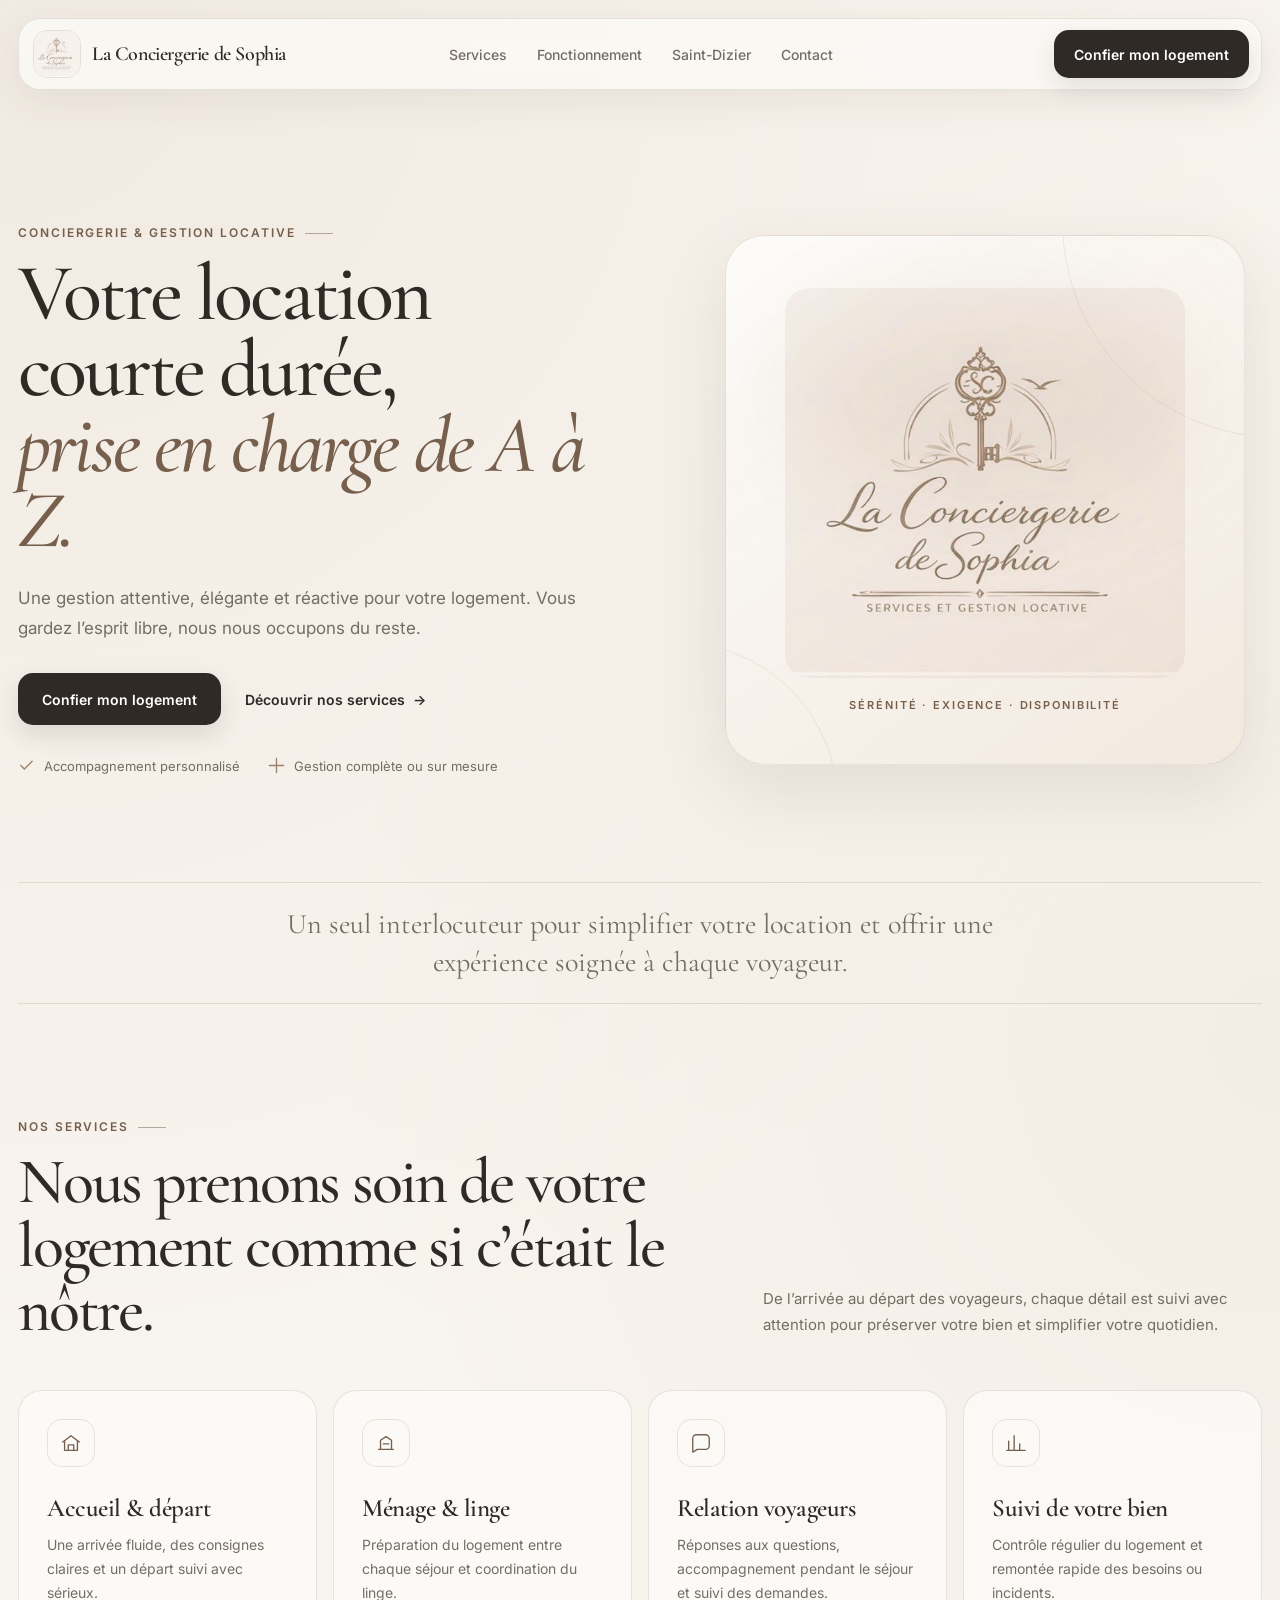
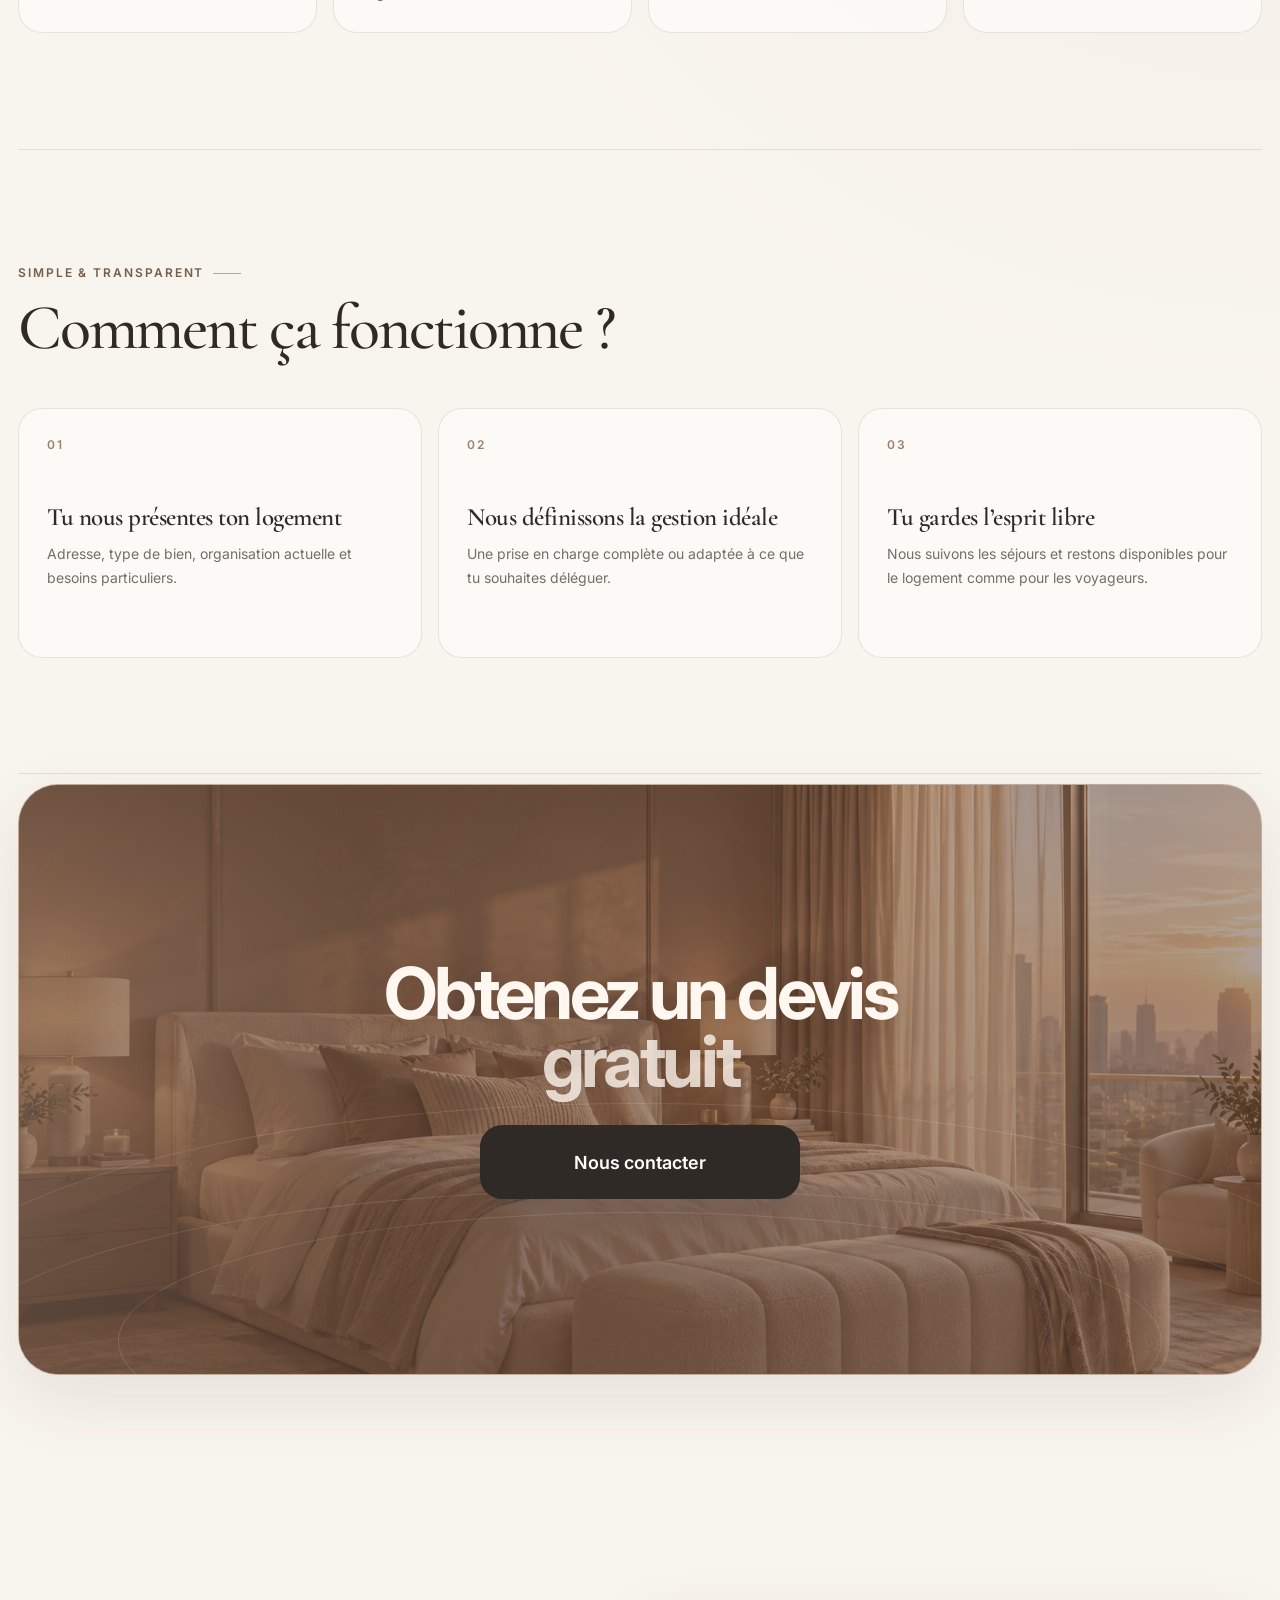
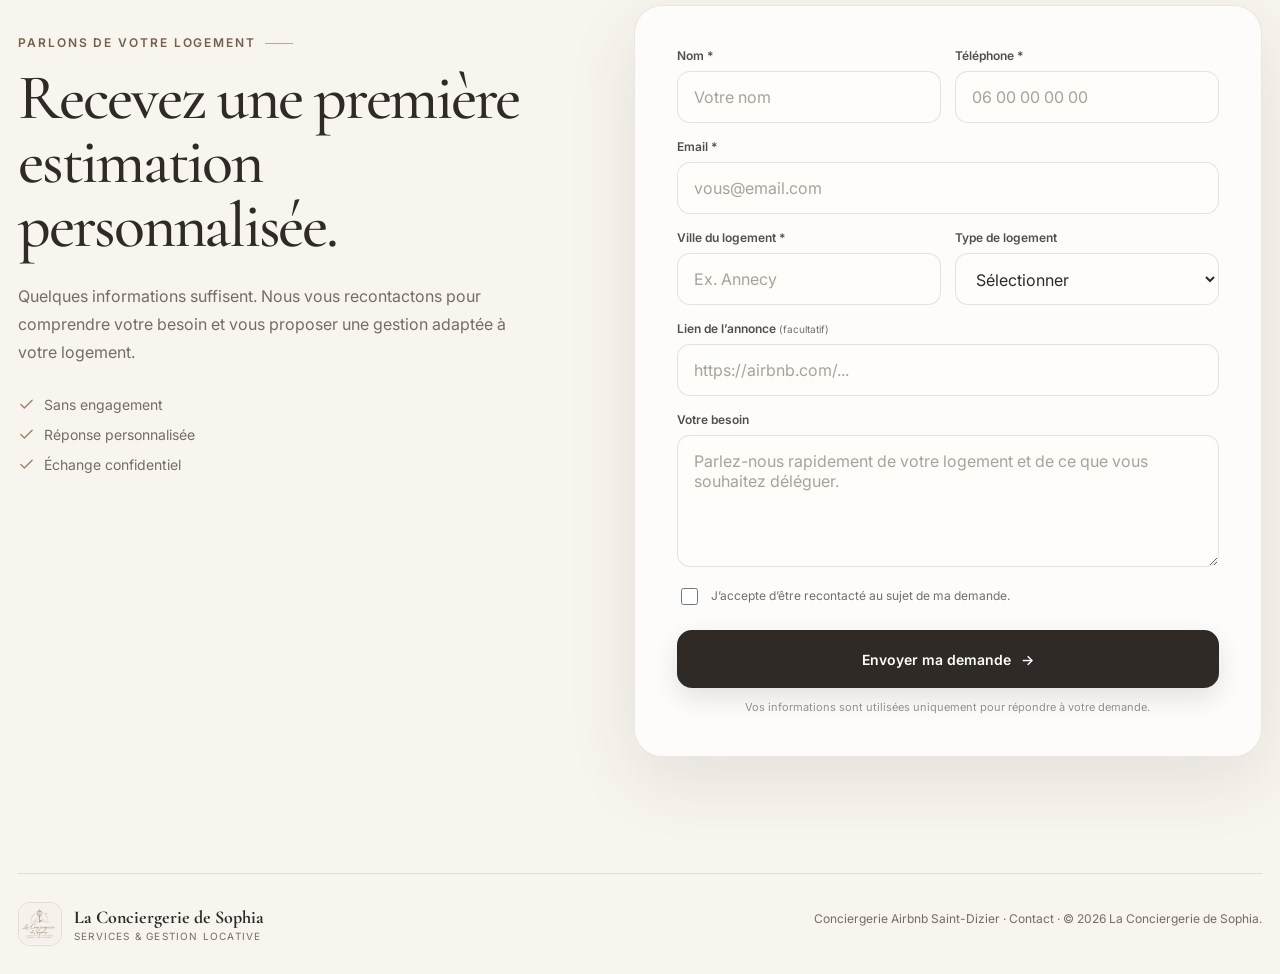
<file: index.html>
<!doctype html>
<html lang="fr">
<head>
  <meta charset="utf-8">
  <meta name="viewport" content="width=device-width, initial-scale=1">
  <title>La Conciergerie de Sophia — Conciergerie Airbnb</title>
  <meta name="description" content="La Conciergerie de Sophia prend en charge votre location courte durée : voyageurs, ménage, linge, check-in, suivi et gestion au quotidien.">
  <meta name="theme-color" content="#f7f2ea">
  <meta property="og:title" content="La Conciergerie de Sophia">
  <meta property="og:description" content="Votre location courte durée, prise en charge de A à Z.">
  <meta property="og:type" content="website">
  <meta property="og:url" content="https://conciergeriedesophia.com/">
  <meta property="og:image" content="https://conciergeriedesophia.com/assets/logo.jpg">
  <link rel="canonical" href="https://conciergeriedesophia.com/">
  <link rel="icon" href="assets/logo.jpg">
  <link rel="preconnect" href="https://fonts.googleapis.com">
  <link rel="preconnect" href="https://fonts.gstatic.com" crossorigin>
  <link href="https://fonts.googleapis.com/css2?family=Cormorant+Garamond:wght@500;600&family=Inter:wght@400;500;600&display=swap" rel="stylesheet">
  <link rel="stylesheet" href="styles.css">
</head>
<body>
  <header class="site-header">
    <a class="brand" href="#top" aria-label="La Conciergerie de Sophia - Accueil">
      <img src="assets/logo.jpg" alt="La Conciergerie de Sophia">
      <span>La Conciergerie de Sophia</span>
    </a>

    <nav class="nav" aria-label="Navigation principale">
      <a href="#services">Services</a>
      <a href="#fonctionnement">Fonctionnement</a>
      <a href="conciergerie-airbnb-saint-dizier/">Saint-Dizier</a>
      <a href="contact/">Contact</a>
    </nav>

    <a class="mobile-contact-icon" href="contact/" aria-label="Contact">
      <svg viewBox="0 0 24 24" aria-hidden="true"><path d="M4 5h16v14H4z"/><path d="m4 6 8 7 8-7"/></svg>
    </a>

    <a class="button button-small" href="#contact">Confier mon logement</a>
  </header>

  <main id="top">
    <section class="hero">
      <div class="hero-copy">
        <div class="eyebrow">Conciergerie & gestion locative</div>
        <h1>Votre location courte durée, <em>prise en charge de A à Z.</em></h1>
        <p class="hero-lead">
          Une gestion attentive, élégante et réactive pour votre logement.
          Vous gardez l’esprit libre, nous nous occupons du reste.
        </p>

        <div class="hero-actions">
          <a class="button" href="#contact">Confier mon logement</a>
          <a class="text-link" href="#services">Découvrir nos services <span aria-hidden="true">→</span></a>
        </div>

        <div class="reassurance">
          <div>
            <svg viewBox="0 0 24 24" aria-hidden="true"><path d="M20 6 9 17l-5-5"/></svg>
            <span>Accompagnement personnalisé</span>
          </div>
          <div>
            <svg viewBox="0 0 24 24" aria-hidden="true"><path d="M12 2v20M2 12h20"/></svg>
            <span>Gestion complète ou sur mesure</span>
          </div>
        </div>
      </div>

      <div class="hero-visual" aria-label="La Conciergerie de Sophia">
        <div class="logo-card">
          <div class="logo-card-glow"></div>
          <img src="assets/logo.jpg" alt="Logo La Conciergerie de Sophia">
          <div class="signature">Sérénité · Exigence · Disponibilité</div>
        </div>
      </div>
    </section>

    <section class="intro-strip">
      <p>Un seul interlocuteur pour simplifier votre location et offrir une expérience soignée à chaque voyageur.</p>
    </section>

    <section class="section" id="services">
      <div class="section-heading">
        <div>
          <div class="eyebrow">Nos services</div>
          <h2>Nous prenons soin de votre logement comme si c’était le nôtre.</h2>
        </div>
        <p>
          De l’arrivée au départ des voyageurs, chaque détail est suivi avec attention
          pour préserver votre bien et simplifier votre quotidien.
        </p>
      </div>

      <div class="services-grid">
        <article class="service-card">
          <div class="icon">
            <svg viewBox="0 0 24 24" aria-hidden="true"><path d="M3 11 12 4l9 7"/><path d="M5 10v10h14V10"/><path d="M9 20v-6h6v6"/></svg>
          </div>
          <h3>Accueil & départ</h3>
          <p>Une arrivée fluide, des consignes claires et un départ suivi avec sérieux.</p>
        </article>

        <article class="service-card">
          <div class="icon">
            <svg viewBox="0 0 24 24" aria-hidden="true"><path d="M4 19h16"/><path d="M6 19V9l6-4 6 4v10"/><path d="M9 13h6"/></svg>
          </div>
          <h3>Ménage & linge</h3>
          <p>Préparation du logement entre chaque séjour et coordination du linge.</p>
        </article>

        <article class="service-card">
          <div class="icon">
            <svg viewBox="0 0 24 24" aria-hidden="true"><path d="M21 15a4 4 0 0 1-4 4H8l-5 3V7a4 4 0 0 1 4-4h10a4 4 0 0 1 4 4z"/></svg>
          </div>
          <h3>Relation voyageurs</h3>
          <p>Réponses aux questions, accompagnement pendant le séjour et suivi des demandes.</p>
        </article>

        <article class="service-card">
          <div class="icon">
            <svg viewBox="0 0 24 24" aria-hidden="true"><path d="M4 20V10"/><path d="M10 20V4"/><path d="M16 20v-7"/><path d="M22 20H2"/></svg>
          </div>
          <h3>Suivi de votre bien</h3>
          <p>Contrôle régulier du logement et remontée rapide des besoins ou incidents.</p>
        </article>
      </div>
    </section>

    <section class="section process-section" id="fonctionnement">
      <div class="section-heading compact">
        <div>
          <div class="eyebrow">Simple & transparent</div>
          <h2>Comment ça fonctionne ?</h2>
        </div>
      </div>

      <div class="process-grid">
        <article class="process-card">
          <span class="number">01</span>
          <h3>Tu nous présentes ton logement</h3>
          <p>Adresse, type de bien, organisation actuelle et besoins particuliers.</p>
        </article>
        <article class="process-card">
          <span class="number">02</span>
          <h3>Nous définissons la gestion idéale</h3>
          <p>Une prise en charge complète ou adaptée à ce que tu souhaites déléguer.</p>
        </article>
        <article class="process-card">
          <span class="number">03</span>
          <h3>Tu gardes l’esprit libre</h3>
          <p>Nous suivons les séjours et restons disponibles pour le logement comme pour les voyageurs.</p>
        </article>
      </div>
    </section>


    <section class="section home-cta-banner" aria-label="Appel à l'action">
      <div class="cta-banner">
        <img src="assets/cta-airbnb-beige.png" alt="Chambre élégante et chaleureuse, style location courte durée haut de gamme">
        <div class="cta-banner-overlay"></div>
        <div class="cta-banner-lines" aria-hidden="true"></div>
        <div class="cta-banner-content">
          <h2>Obtenez un devis <span>gratuit</span></h2>
          <a class="button cta-banner-button" href="contact/">Nous contacter</a>
        </div>
      </div>
    </section>

    <section class="section contact-section" id="contact">
      <div class="contact-copy">
        <div class="eyebrow">Parlons de votre logement</div>
        <h2>Recevez une première estimation personnalisée.</h2>
        <p>
          Quelques informations suffisent. Nous vous recontactons pour comprendre votre besoin
          et vous proposer une gestion adaptée à votre logement.
        </p>

        <div class="contact-points">
          <div>
            <svg viewBox="0 0 24 24" aria-hidden="true"><path d="M20 6 9 17l-5-5"/></svg>
            <span>Sans engagement</span>
          </div>
          <div>
            <svg viewBox="0 0 24 24" aria-hidden="true"><path d="M20 6 9 17l-5-5"/></svg>
            <span>Réponse personnalisée</span>
          </div>
          <div>
            <svg viewBox="0 0 24 24" aria-hidden="true"><path d="M20 6 9 17l-5-5"/></svg>
            <span>Échange confidentiel</span>
          </div>
        </div>
      </div>

      <form class="contact-form" action="https://formsubmit.co/contact@conciergeriedesophia.com" method="POST">
        <input type="hidden" name="_subject" value="Nouvelle demande — La Conciergerie de Sophia">
        <input type="hidden" name="_template" value="table">
        <input type="hidden" name="_next" value="https://conciergeriedesophia.com/merci.html">
        <input type="text" name="_honey" class="honeypot" tabindex="-1" autocomplete="off">
        <input type="hidden" name="_captcha" value="false">

        <div class="field-row">
          <label>
            <span>Nom *</span>
            <input type="text" name="Nom" placeholder="Votre nom" required autocomplete="name">
          </label>
          <label>
            <span>Téléphone *</span>
            <input type="tel" name="Téléphone" placeholder="06 00 00 00 00" required autocomplete="tel">
          </label>
        </div>

        <label>
          <span>Email *</span>
          <input type="email" name="Email" placeholder="vous@email.com" required autocomplete="email">
        </label>

        <div class="field-row">
          <label>
            <span>Ville du logement *</span>
            <input type="text" name="Ville du logement" placeholder="Ex. Annecy" required>
          </label>
          <label>
            <span>Type de logement</span>
            <select name="Type de logement">
              <option value="">Sélectionner</option>
              <option>Appartement</option>
              <option>Maison</option>
              <option>Villa</option>
              <option>Studio</option>
              <option>Autre</option>
            </select>
          </label>
        </div>

        <label>
          <span>Lien de l’annonce <small>(facultatif)</small></span>
          <input type="url" name="Lien de l'annonce" placeholder="https://airbnb.com/...">
        </label>

        <label>
          <span>Votre besoin</span>
          <textarea name="Message" rows="5" placeholder="Parlez-nous rapidement de votre logement et de ce que vous souhaitez déléguer."></textarea>
        </label>

        <label class="checkbox">
          <input type="checkbox" required>
          <span>J’accepte d’être recontacté au sujet de ma demande.</span>
        </label>

        <button class="button button-full" type="submit">
          Envoyer ma demande
          <span aria-hidden="true">→</span>
        </button>

        <p class="form-note">Vos informations sont utilisées uniquement pour répondre à votre demande.</p>
      </form>
    </section>
  </main>

  <footer>
    <div class="footer-brand">
      <img src="assets/logo.jpg" alt="">
      <div>
        <strong>La Conciergerie de Sophia</strong>
        <span>Services & gestion locative</span>
      </div>
    </div>
    <p><a href="conciergerie-airbnb-saint-dizier/">Conciergerie Airbnb Saint-Dizier</a> · <a href="contact/">Contact</a> · © <span id="year"></span> La Conciergerie de Sophia.</p>
  </footer>

  <script src="script.js"></script>
</body>
</html>
</file>
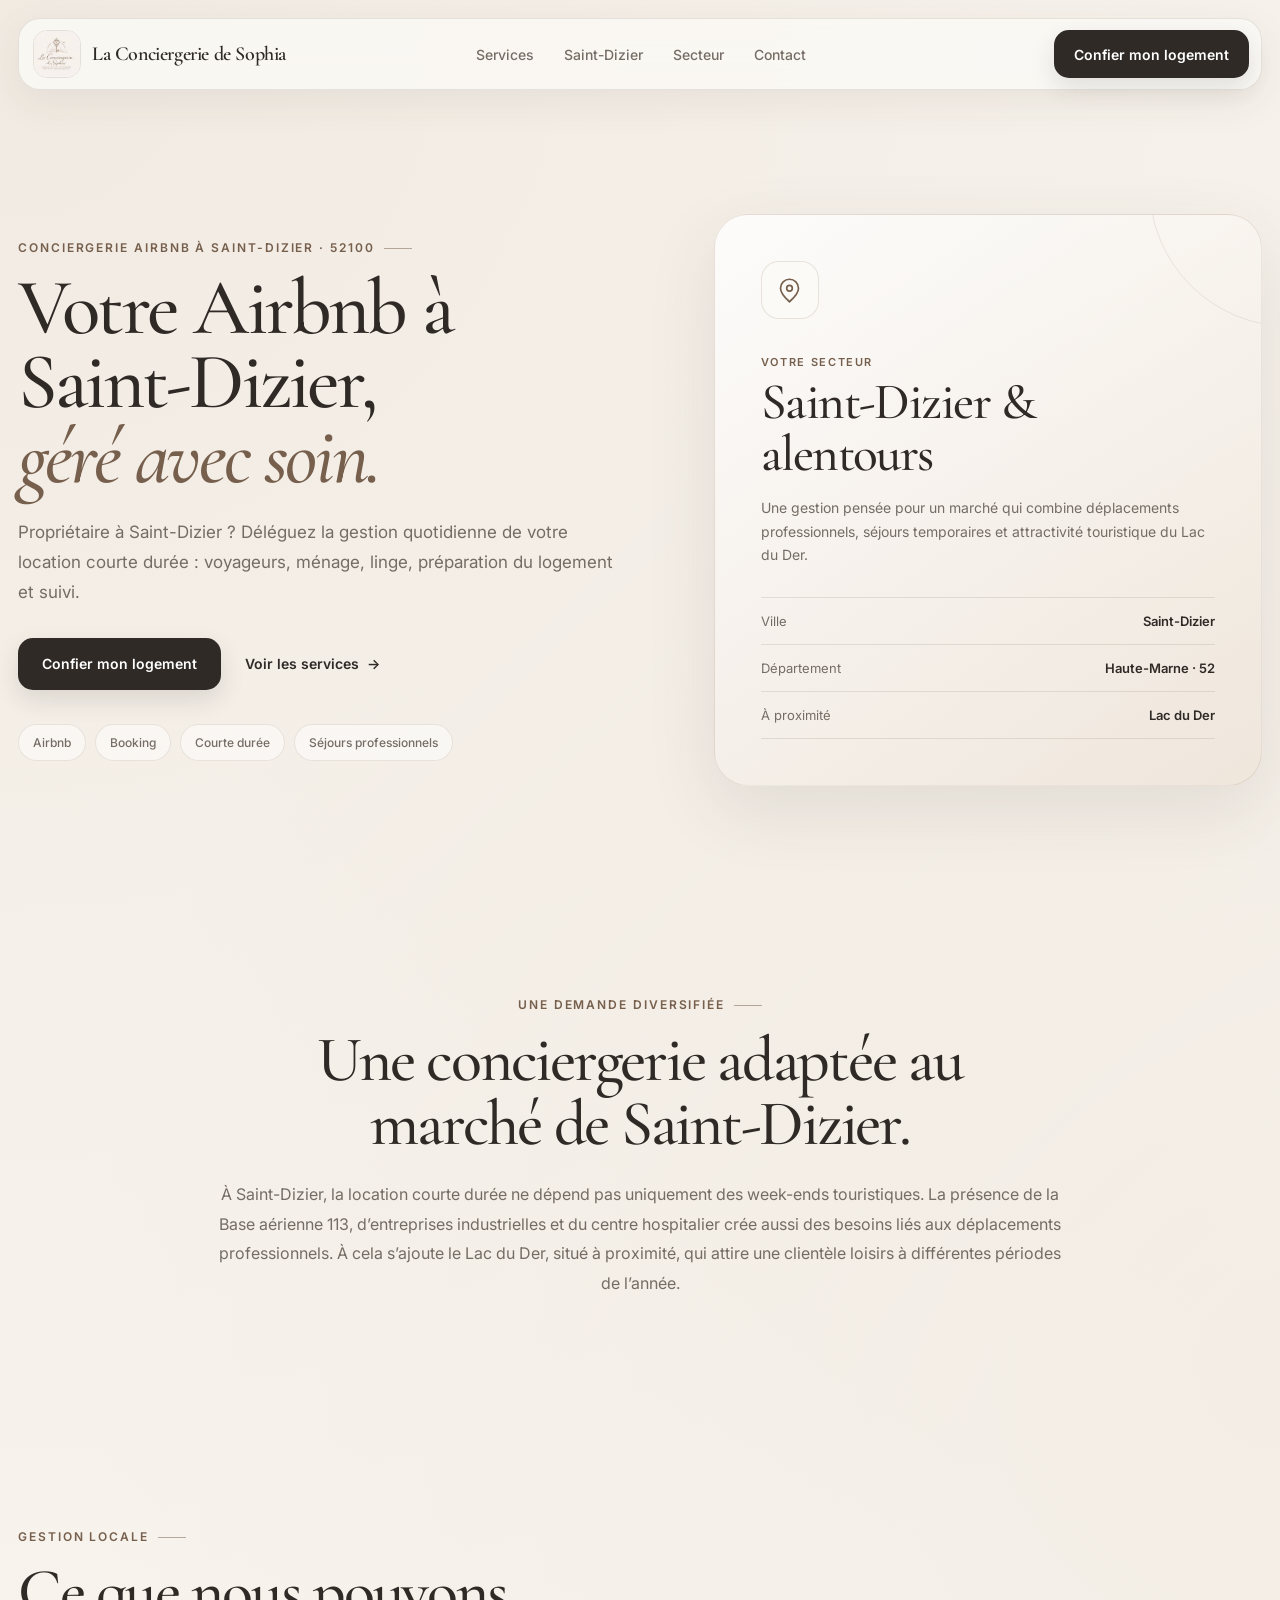
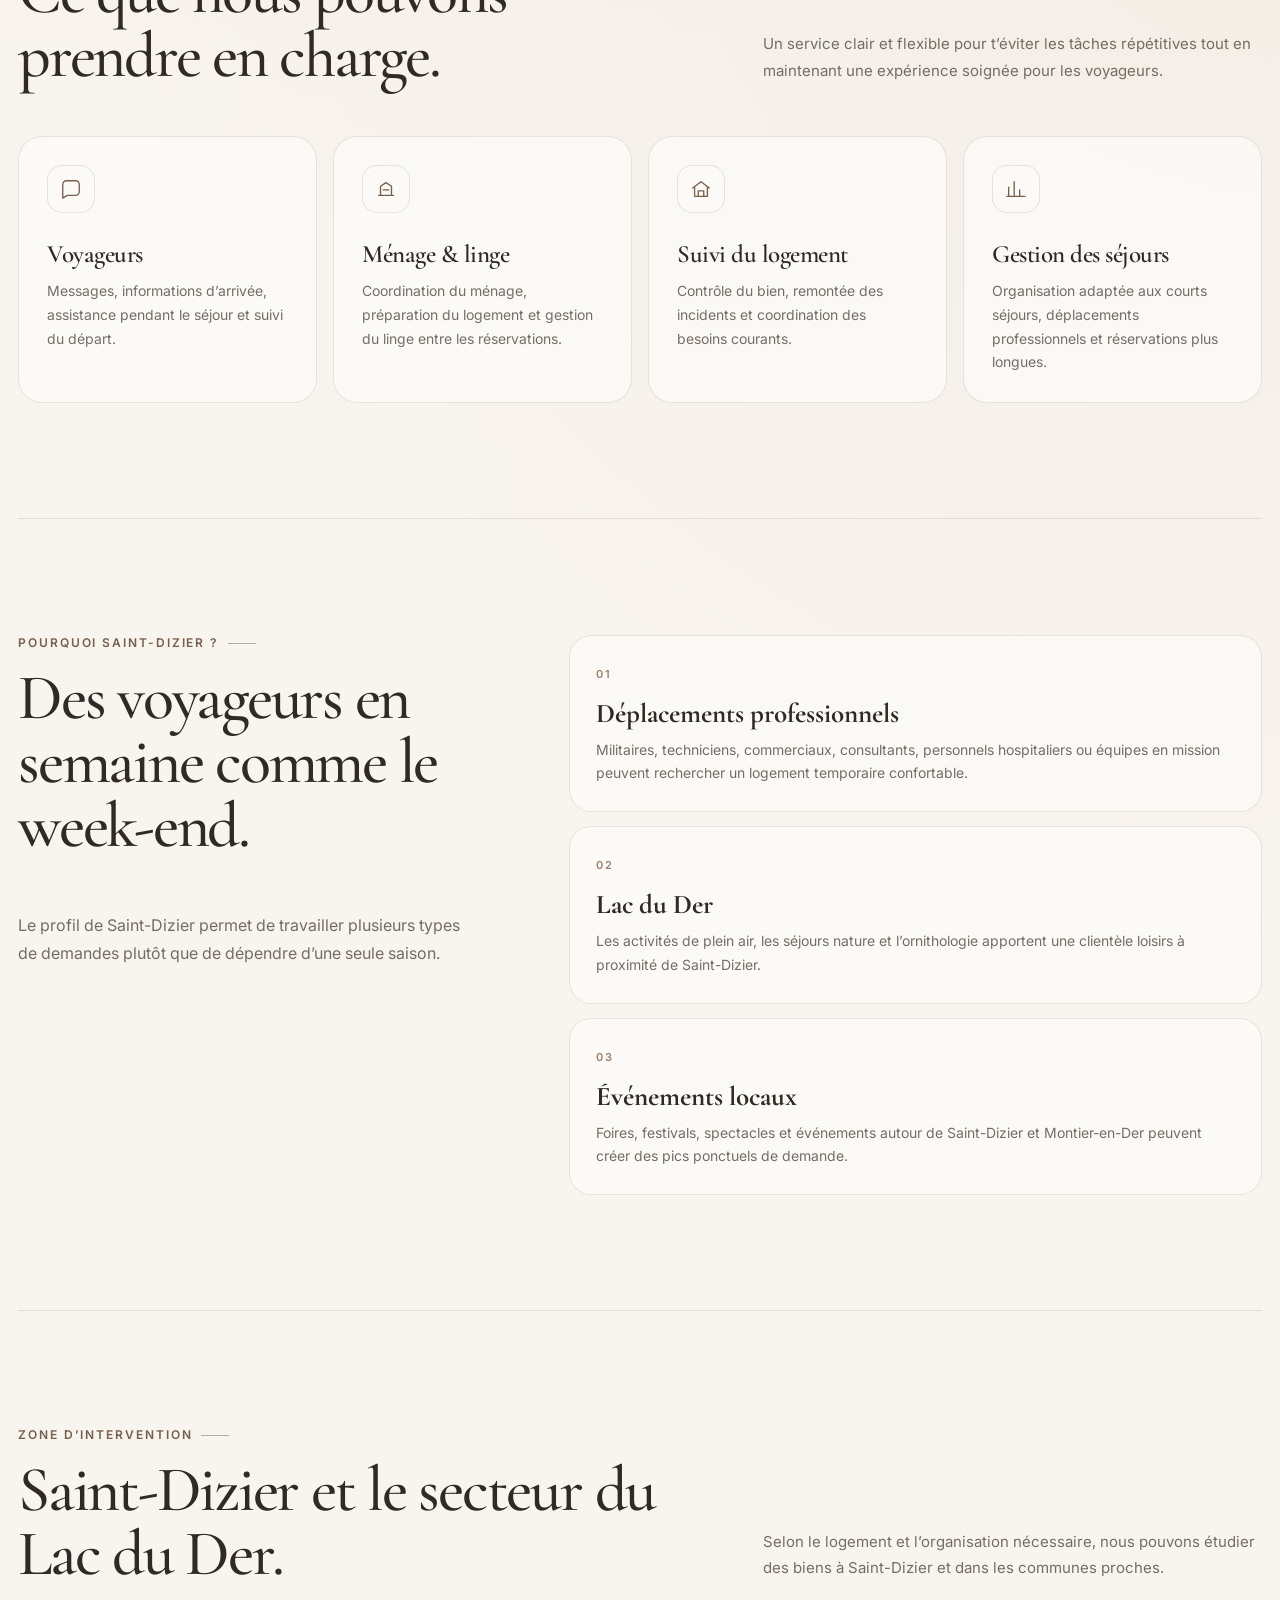
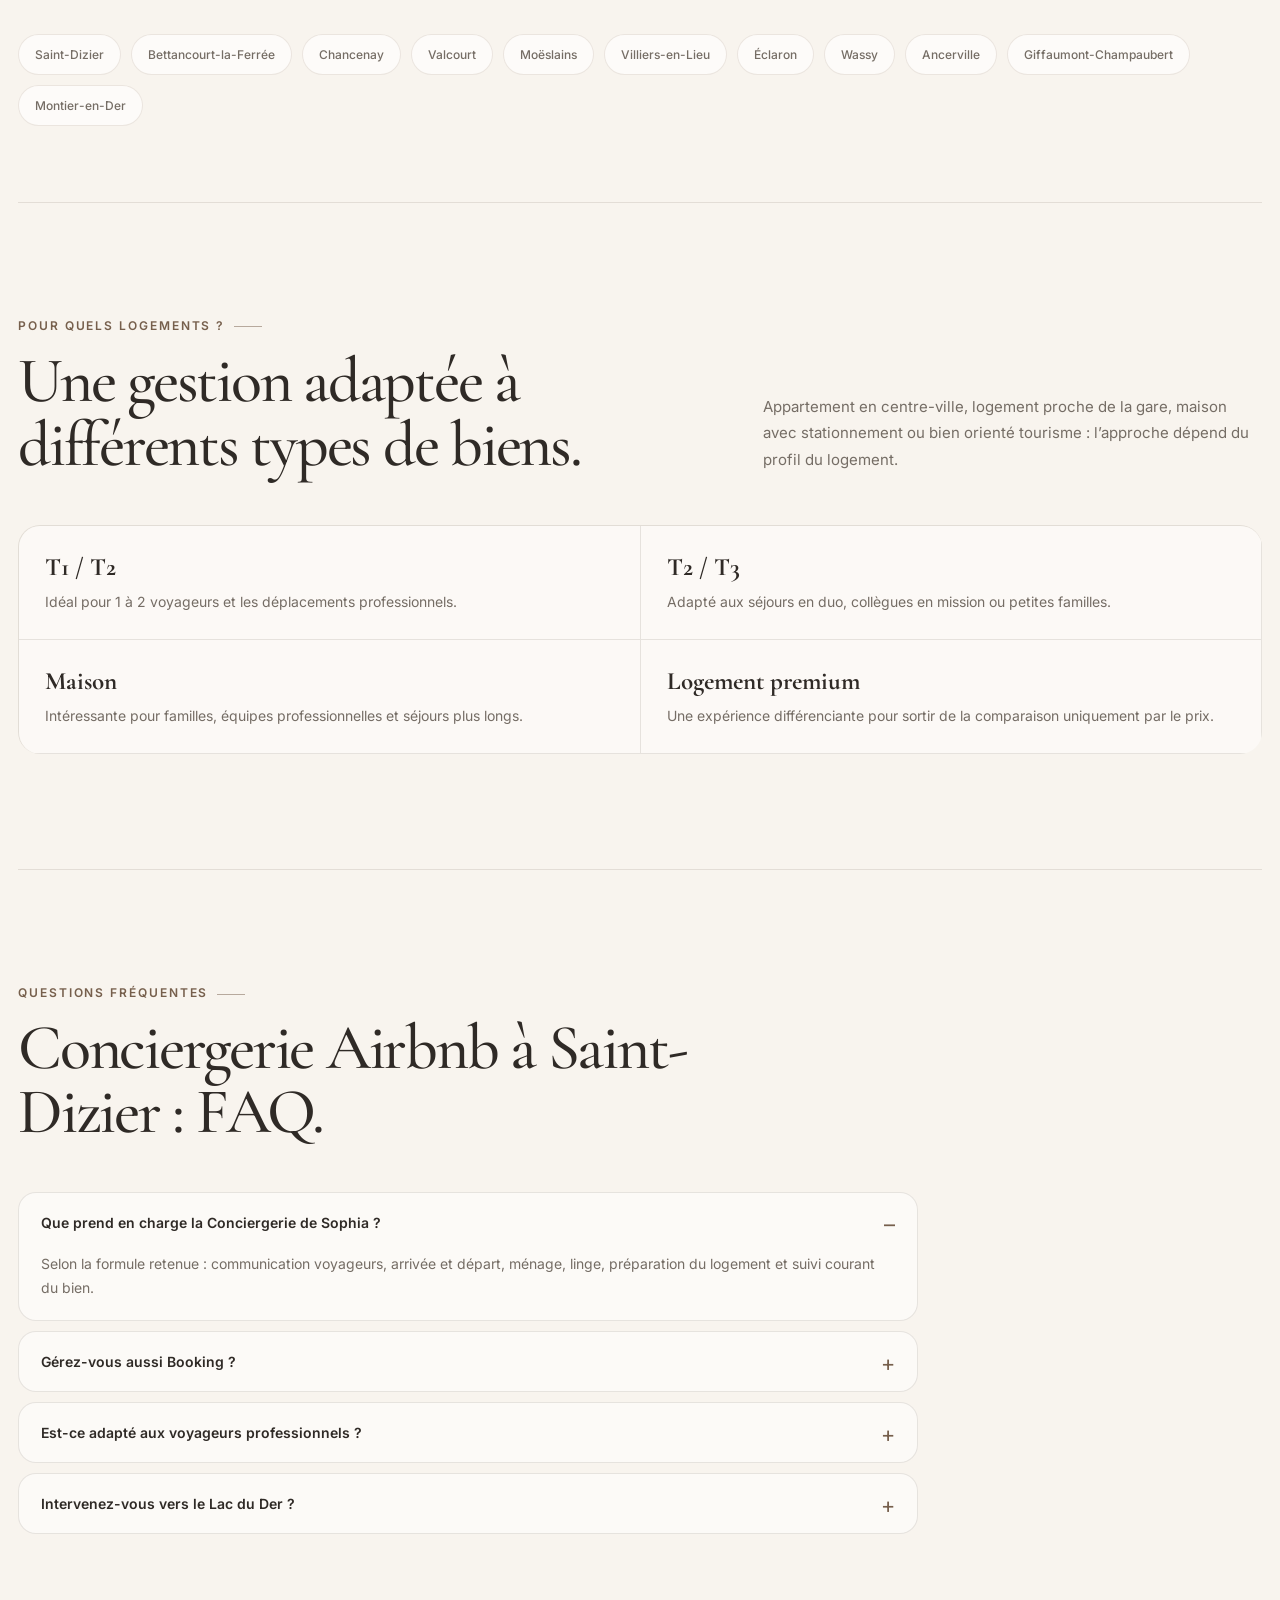
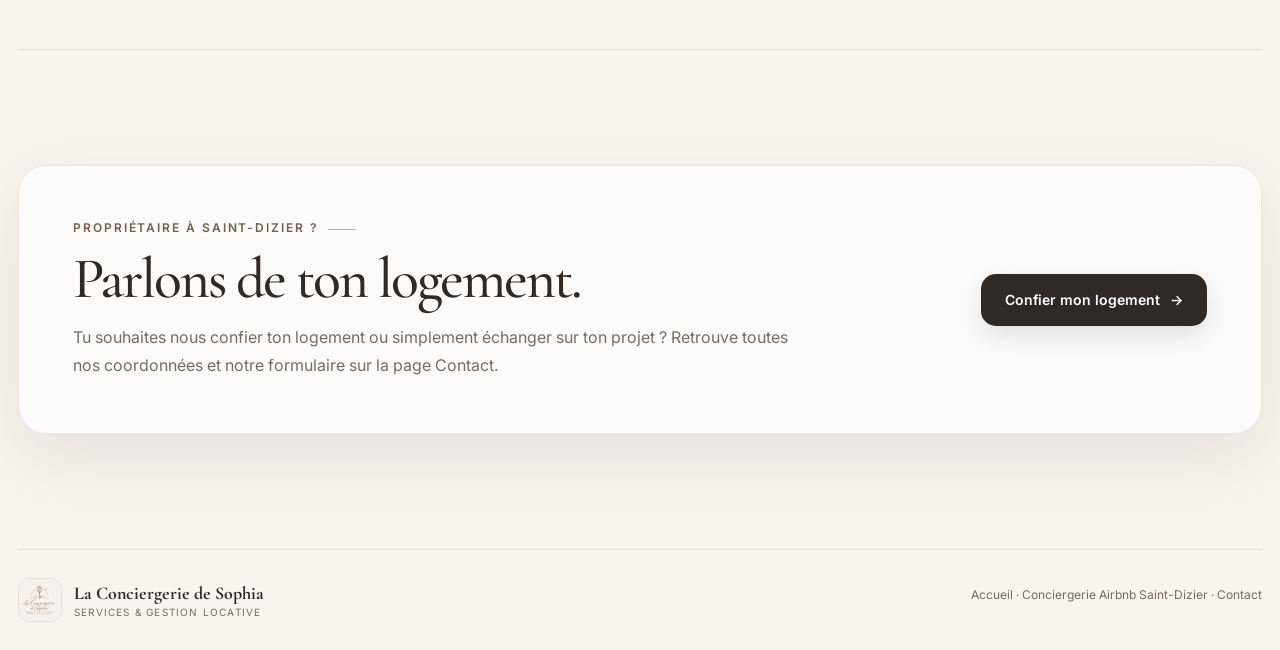
<file: conciergerie-airbnb-saint-dizier/index.html>
<!doctype html>
<html lang="fr">
<head>
  <meta charset="utf-8">
  <meta name="viewport" content="width=device-width, initial-scale=1">
  <title>Conciergerie Airbnb Saint-Dizier | Gestion courte durée</title>
  <meta name="description" content="Conciergerie Airbnb à Saint-Dizier : gestion des voyageurs, ménage, linge, suivi du logement et location courte durée. Demandez une estimation personnalisée.">
  <meta name="theme-color" content="#f7f2ea">
  <meta property="og:title" content="Conciergerie Airbnb Saint-Dizier — La Conciergerie de Sophia">
  <meta property="og:description" content="Confiez la gestion de votre Airbnb à Saint-Dizier : voyageurs, ménage, linge, suivi et optimisation de votre location courte durée.">
  <meta property="og:type" content="website">
  <meta property="og:url" content="https://conciergeriedesophia.com/conciergerie-airbnb-saint-dizier/">
  <meta property="og:image" content="https://conciergeriedesophia.com/assets/logo.jpg">
  <link rel="canonical" href="https://conciergeriedesophia.com/conciergerie-airbnb-saint-dizier/">
  <link rel="icon" href="../assets/logo.jpg">
  <link rel="preconnect" href="https://fonts.googleapis.com">
  <link rel="preconnect" href="https://fonts.gstatic.com" crossorigin>
  <link href="https://fonts.googleapis.com/css2?family=Cormorant+Garamond:wght@500;600&family=Inter:wght@400;500;600&display=swap" rel="stylesheet">
  <link rel="stylesheet" href="../styles.css">
  <script type="application/ld+json">
  {
    "@context":"https://schema.org",
    "@type":"Service",
    "name":"Conciergerie Airbnb Saint-Dizier",
    "provider":{"@type":"LocalBusiness","name":"La Conciergerie de Sophia","url":"https://conciergeriedesophia.com/"},
    "areaServed":{"@type":"City","name":"Saint-Dizier"},
    "serviceType":"Conciergerie et gestion de location courte durée"
  }
  </script>
  <script type="application/ld+json">
  {
    "@context":"https://schema.org",
    "@type":"FAQPage",
    "mainEntity":[
      {"@type":"Question","name":"Que prend en charge une conciergerie Airbnb à Saint-Dizier ?","acceptedAnswer":{"@type":"Answer","text":"La Conciergerie de Sophia peut prendre en charge l’accueil et le suivi des voyageurs, le ménage, le linge, la préparation du logement, la communication et le suivi courant du bien."}},
      {"@type":"Question","name":"Gérez-vous aussi les locations Booking à Saint-Dizier ?","acceptedAnswer":{"@type":"Answer","text":"Oui, l’accompagnement peut concerner les locations de courte durée diffusées sur Airbnb, Booking et d’autres plateformes selon les besoins du propriétaire."}},
      {"@type":"Question","name":"Intervenez-vous autour de Saint-Dizier et du Lac du Der ?","acceptedAnswer":{"@type":"Answer","text":"La zone d’intervention peut couvrir Saint-Dizier et, selon le logement, plusieurs communes proches en direction du Lac du Der."}}
    ]
  }
  </script>
</head>
<body>
  <header class="site-header">
    <a class="brand" href="../" aria-label="La Conciergerie de Sophia - Accueil">
      <img src="../assets/logo.jpg" alt="La Conciergerie de Sophia">
      <span>La Conciergerie de Sophia</span>
    </a>
    <nav class="nav" aria-label="Navigation principale">
      <a href="../#services">Services</a>
      <a href="./" aria-current="page">Saint-Dizier</a>
      <a href="#zone">Secteur</a>
      <a href="../contact/">Contact</a>
    </nav>
    <a class="mobile-contact-icon" href="../contact/" aria-label="Contact">
      <svg viewBox="0 0 24 24" aria-hidden="true"><path d="M4 5h16v14H4z"/><path d="m4 6 8 7 8-7"/></svg>
    </a>
    <a class="button button-small" href="../contact/">Confier mon logement</a>
  </header>

  <main id="top">
    <section class="local-hero">
      <div class="local-hero-copy">
        <div class="eyebrow">Conciergerie Airbnb à Saint-Dizier · 52100</div>
        <h1>Votre Airbnb à Saint-Dizier, <em>géré avec soin.</em></h1>
        <p class="hero-lead">Propriétaire à Saint-Dizier ? Déléguez la gestion quotidienne de votre location courte durée : voyageurs, ménage, linge, préparation du logement et suivi.</p>
        <div class="hero-actions">
          <a class="button" href="../contact/">Confier mon logement</a>
          <a class="text-link" href="#services-local">Voir les services <span aria-hidden="true">→</span></a>
        </div>
        <div class="local-proof-row">
          <span>Airbnb</span><span>Booking</span><span>Courte durée</span><span>Séjours professionnels</span>
        </div>
      </div>
      <aside class="local-summary-card">
        <div class="local-pin" aria-hidden="true">
          <svg viewBox="0 0 24 24"><path d="M20 10c0 5-8 12-8 12S4 15 4 10a8 8 0 1 1 16 0Z"/><circle cx="12" cy="10" r="2.5"/></svg>
        </div>
        <p class="mini-label">Votre secteur</p>
        <h2>Saint-Dizier & alentours</h2>
        <p>Une gestion pensée pour un marché qui combine déplacements professionnels, séjours temporaires et attractivité touristique du Lac du Der.</p>
        <div class="summary-lines">
          <div><span>Ville</span><strong>Saint-Dizier</strong></div>
          <div><span>Département</span><strong>Haute-Marne · 52</strong></div>
          <div><span>À proximité</span><strong>Lac du Der</strong></div>
        </div>
      </aside>
    </section>

    <section class="local-intro section-narrow">
      <div class="eyebrow">Une demande diversifiée</div>
      <h2>Une conciergerie adaptée au marché de Saint-Dizier.</h2>
      <p>À Saint-Dizier, la location courte durée ne dépend pas uniquement des week-ends touristiques. La présence de la Base aérienne 113, d’entreprises industrielles et du centre hospitalier crée aussi des besoins liés aux déplacements professionnels. À cela s’ajoute le Lac du Der, situé à proximité, qui attire une clientèle loisirs à différentes périodes de l’année.</p>
    </section>

    <section class="section local-services" id="services-local">
      <div class="section-heading">
        <div>
          <div class="eyebrow">Gestion locale</div>
          <h2>Ce que nous pouvons prendre en charge.</h2>
        </div>
        <p>Un service clair et flexible pour t’éviter les tâches répétitives tout en maintenant une expérience soignée pour les voyageurs.</p>
      </div>
      <div class="services-grid">
        <article class="service-card">
          <div class="icon"><svg viewBox="0 0 24 24"><path d="M21 15a4 4 0 0 1-4 4H8l-5 3V7a4 4 0 0 1 4-4h10a4 4 0 0 1 4 4z"/></svg></div>
          <h3>Voyageurs</h3><p>Messages, informations d’arrivée, assistance pendant le séjour et suivi du départ.</p>
        </article>
        <article class="service-card">
          <div class="icon"><svg viewBox="0 0 24 24"><path d="M4 19h16"/><path d="M6 19V9l6-4 6 4v10"/><path d="M9 13h6"/></svg></div>
          <h3>Ménage & linge</h3><p>Coordination du ménage, préparation du logement et gestion du linge entre les réservations.</p>
        </article>
        <article class="service-card">
          <div class="icon"><svg viewBox="0 0 24 24"><path d="M3 11 12 4l9 7"/><path d="M5 10v10h14V10"/><path d="M9 20v-6h6v6"/></svg></div>
          <h3>Suivi du logement</h3><p>Contrôle du bien, remontée des incidents et coordination des besoins courants.</p>
        </article>
        <article class="service-card">
          <div class="icon"><svg viewBox="0 0 24 24"><path d="M4 20V10"/><path d="M10 20V4"/><path d="M16 20v-7"/><path d="M22 20H2"/></svg></div>
          <h3>Gestion des séjours</h3><p>Organisation adaptée aux courts séjours, déplacements professionnels et réservations plus longues.</p>
        </article>
      </div>
    </section>

    <section class="section demand-section">
      <div class="demand-copy">
        <div class="eyebrow">Pourquoi Saint-Dizier ?</div>
        <h2>Des voyageurs en semaine comme le week-end.</h2>
        <p>Le profil de Saint-Dizier permet de travailler plusieurs types de demandes plutôt que de dépendre d’une seule saison.</p>
      </div>
      <div class="demand-grid">
        <article><span>01</span><h3>Déplacements professionnels</h3><p>Militaires, techniciens, commerciaux, consultants, personnels hospitaliers ou équipes en mission peuvent rechercher un logement temporaire confortable.</p></article>
        <article><span>02</span><h3>Lac du Der</h3><p>Les activités de plein air, les séjours nature et l’ornithologie apportent une clientèle loisirs à proximité de Saint-Dizier.</p></article>
        <article><span>03</span><h3>Événements locaux</h3><p>Foires, festivals, spectacles et événements autour de Saint-Dizier et Montier-en-Der peuvent créer des pics ponctuels de demande.</p></article>
      </div>
    </section>

    <section class="section area-section" id="zone">
      <div class="section-heading">
        <div>
          <div class="eyebrow">Zone d’intervention</div>
          <h2>Saint-Dizier et le secteur du Lac du Der.</h2>
        </div>
        <p>Selon le logement et l’organisation nécessaire, nous pouvons étudier des biens à Saint-Dizier et dans les communes proches.</p>
      </div>
      <div class="area-chips" aria-label="Communes desservies">
        <span>Saint-Dizier</span><span>Bettancourt-la-Ferrée</span><span>Chancenay</span><span>Valcourt</span><span>Moëslains</span><span>Villiers-en-Lieu</span><span>Éclaron</span><span>Wassy</span><span>Ancerville</span><span>Giffaumont-Champaubert</span><span>Montier-en-Der</span>
      </div>
    </section>

    <section class="section property-section">
      <div class="section-heading">
        <div>
          <div class="eyebrow">Pour quels logements ?</div>
          <h2>Une gestion adaptée à différents types de biens.</h2>
        </div>
        <p>Appartement en centre-ville, logement proche de la gare, maison avec stationnement ou bien orienté tourisme : l’approche dépend du profil du logement.</p>
      </div>
      <div class="property-grid">
        <div class="property-item"><strong>T1 / T2</strong><span>Idéal pour 1 à 2 voyageurs et les déplacements professionnels.</span></div>
        <div class="property-item"><strong>T2 / T3</strong><span>Adapté aux séjours en duo, collègues en mission ou petites familles.</span></div>
        <div class="property-item"><strong>Maison</strong><span>Intéressante pour familles, équipes professionnelles et séjours plus longs.</span></div>
        <div class="property-item"><strong>Logement premium</strong><span>Une expérience différenciante pour sortir de la comparaison uniquement par le prix.</span></div>
      </div>
    </section>

    <section class="section faq-section">
      <div class="section-heading compact">
        <div><div class="eyebrow">Questions fréquentes</div><h2>Conciergerie Airbnb à Saint-Dizier : FAQ.</h2></div>
      </div>
      <div class="faq-list">
        <details open><summary>Que prend en charge la Conciergerie de Sophia ?</summary><p>Selon la formule retenue : communication voyageurs, arrivée et départ, ménage, linge, préparation du logement et suivi courant du bien.</p></details>
        <details><summary>Gérez-vous aussi Booking ?</summary><p>Oui. L’accompagnement peut concerner Airbnb, Booking et d’autres plateformes de location courte durée selon ton organisation.</p></details>
        <details><summary>Est-ce adapté aux voyageurs professionnels ?</summary><p>Oui. Saint-Dizier accueille une clientèle professionnelle liée notamment à la BA 113, au tissu industriel, aux chantiers et aux établissements locaux. Le logement peut être préparé pour répondre à ce type de séjour.</p></details>
        <details><summary>Intervenez-vous vers le Lac du Der ?</summary><p>Nous pouvons étudier les logements situés à Saint-Dizier et dans plusieurs communes proches en direction du Lac du Der, selon les besoins de gestion.</p></details>
      </div>
    </section>

    
    <section class="section saint-dizier-contact-cta">
      <div class="saint-dizier-contact-inner">
        <div>
          <div class="eyebrow">Propriétaire à Saint-Dizier ?</div>
          <h2>Parlons de ton logement.</h2>
          <p>Tu souhaites nous confier ton logement ou simplement échanger sur ton projet ? Retrouve toutes nos coordonnées et notre formulaire sur la page Contact.</p>
        </div>
        <a class="button" href="../contact/">Confier mon logement <span aria-hidden="true">→</span></a>
      </div>
    </section>
  </main>

  <footer>
    <div class="footer-brand">
      <img src="../assets/logo.jpg" alt="">
      <div><strong>La Conciergerie de Sophia</strong><span>Services & gestion locative</span></div>
    </div>
    <p><a href="../">Accueil</a> · <a href="./">Conciergerie Airbnb Saint-Dizier</a> · <a href="../contact/">Contact</a></p>
  </footer>
  <script src="../script.js"></script>
</body>
</html>
</file>
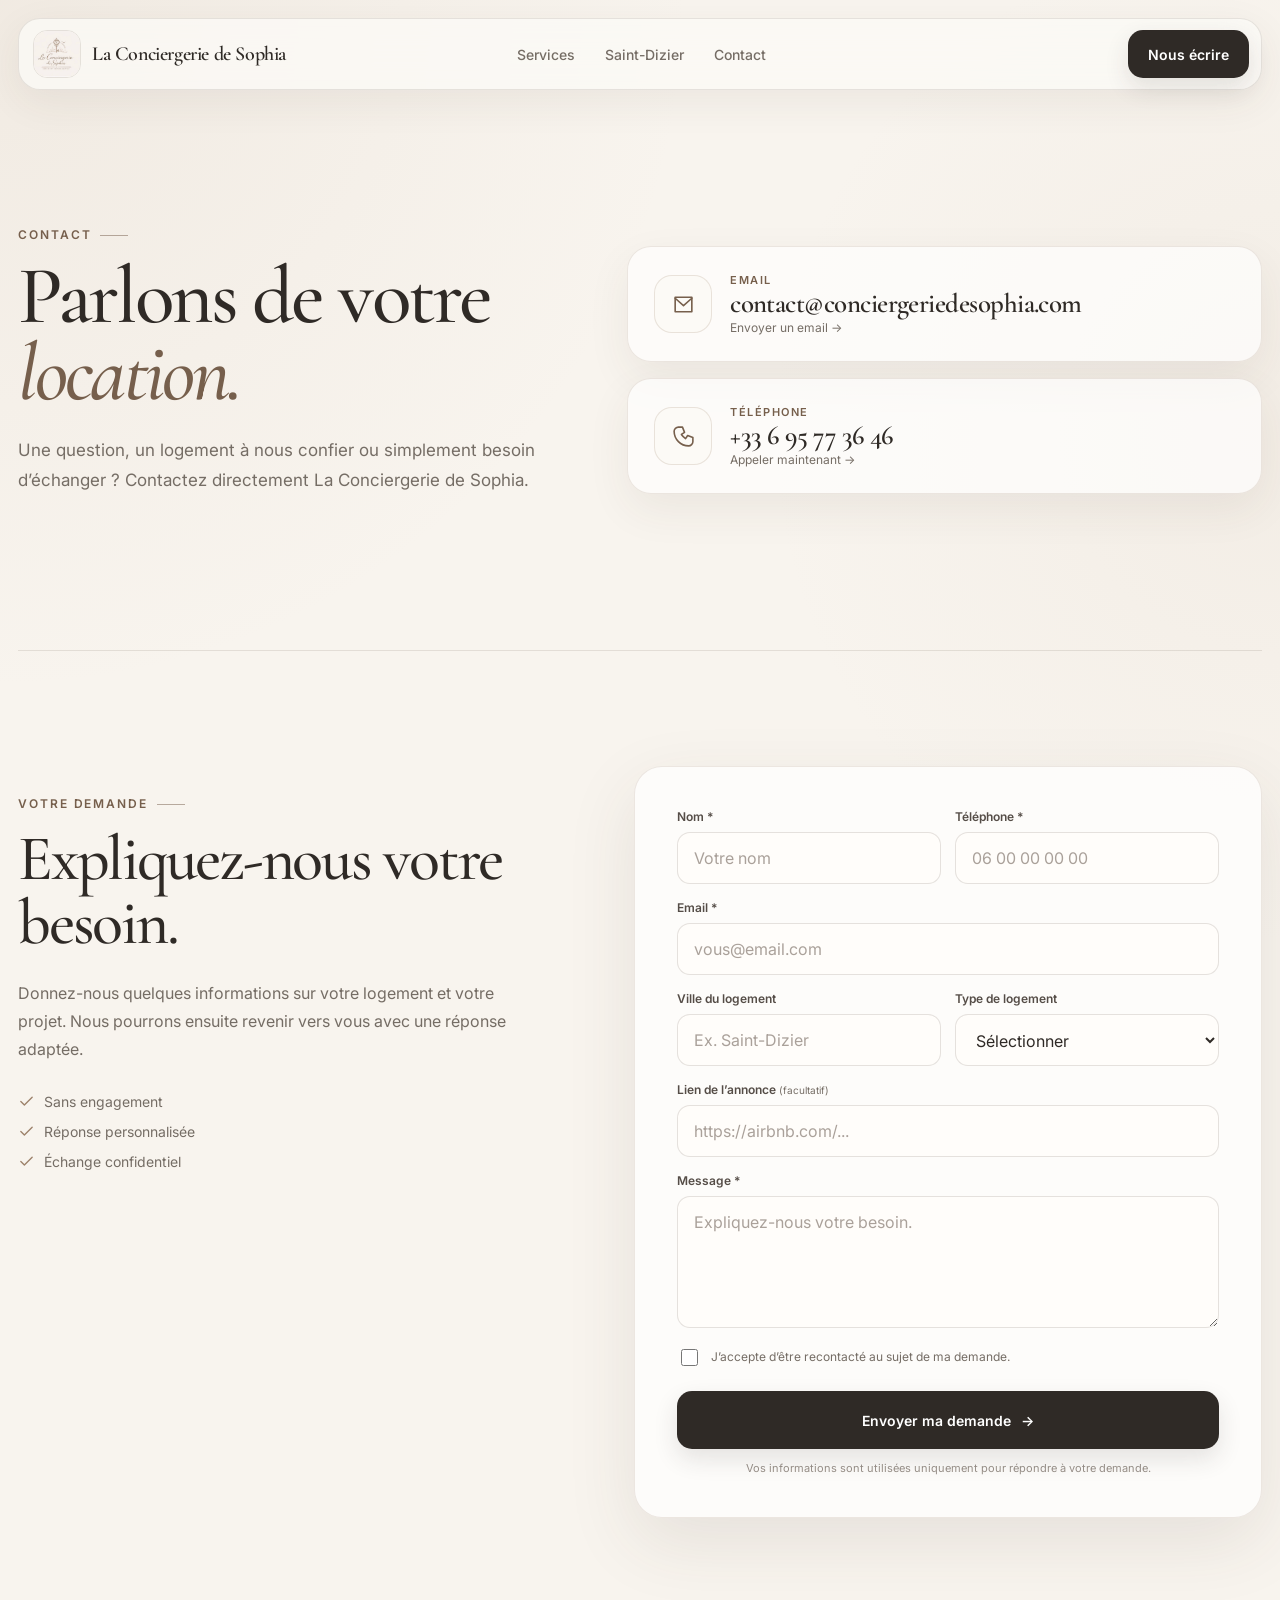
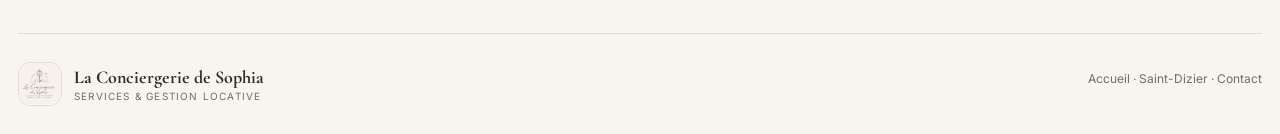
<file: contact/index.html>
<!doctype html>
<html lang="fr">
<head>
  <meta charset="utf-8">
  <meta name="viewport" content="width=device-width, initial-scale=1">
  <title>Contact | La Conciergerie de Sophia</title>
  <meta name="description" content="Contactez La Conciergerie de Sophia pour la gestion de votre location courte durée : email, téléphone et formulaire de contact.">
  <meta name="theme-color" content="#f7f2ea">
  <meta property="og:title" content="Contact — La Conciergerie de Sophia">
  <meta property="og:description" content="Une question ou un logement à nous confier ? Contactez La Conciergerie de Sophia.">
  <meta property="og:type" content="website">
  <meta property="og:url" content="https://conciergeriedesophia.com/contact/">
  <meta property="og:image" content="https://conciergeriedesophia.com/assets/logo.jpg">
  <link rel="canonical" href="https://conciergeriedesophia.com/contact/">
  <link rel="icon" href="../assets/logo.jpg">
  <link rel="preconnect" href="https://fonts.googleapis.com">
  <link rel="preconnect" href="https://fonts.gstatic.com" crossorigin>
  <link href="https://fonts.googleapis.com/css2?family=Cormorant+Garamond:wght@500;600&family=Inter:wght@400;500;600&display=swap" rel="stylesheet">
  <link rel="stylesheet" href="../styles.css">
  <script type="application/ld+json">
  {
    "@context":"https://schema.org",
    "@type":"LocalBusiness",
    "name":"La Conciergerie de Sophia",
    "url":"https://conciergeriedesophia.com/",
    "email":"contact@conciergeriedesophia.com",
    "telephone":"+33695773646"
  }
  </script>
</head>
<body>
  <header class="site-header">
    <a class="brand" href="../" aria-label="La Conciergerie de Sophia - Accueil">
      <img src="../assets/logo.jpg" alt="La Conciergerie de Sophia">
      <span>La Conciergerie de Sophia</span>
    </a>

    <nav class="nav" aria-label="Navigation principale">
      <a href="../#services">Services</a>
      <a href="../conciergerie-airbnb-saint-dizier/">Saint-Dizier</a>
      <a href="./" aria-current="page">Contact</a>
    </nav>

    <a class="mobile-contact-icon" href="./" aria-label="Contact" aria-current="page">
      <svg viewBox="0 0 24 24" aria-hidden="true"><path d="M4 5h16v14H4z"/><path d="m4 6 8 7 8-7"/></svg>
    </a>

    <a class="button button-small" href="#formulaire">Nous écrire</a>
  </header>

  <main>
    <section class="contact-page-hero">
      <div class="contact-page-intro">
        <div class="eyebrow">Contact</div>
        <h1>Parlons de votre <em>location.</em></h1>
        <p>Une question, un logement à nous confier ou simplement besoin d’échanger ? Contactez directement La Conciergerie de Sophia.</p>
      </div>

      <div class="direct-contact-grid">
        <a class="direct-contact-card" href="mailto:contact@conciergeriedesophia.com">
          <span class="direct-contact-icon" aria-hidden="true">
            <svg viewBox="0 0 24 24"><path d="M4 5h16v14H4z"/><path d="m4 6 8 7 8-7"/></svg>
          </span>
          <span class="direct-contact-label">Email</span>
          <strong>contact@conciergeriedesophia.com</strong>
          <span class="direct-contact-action">Envoyer un email →</span>
        </a>

        <a class="direct-contact-card" href="tel:+33695773646">
          <span class="direct-contact-icon" aria-hidden="true">
            <svg viewBox="0 0 24 24"><path d="M7 3h4l2 5-3 2a16 16 0 0 0 4 4l2-3 5 2v4c0 2-2 4-4 4C9.3 21 3 14.7 3 7c0-2 2-4 4-4Z"/></svg>
          </span>
          <span class="direct-contact-label">Téléphone</span>
          <strong>+33 6 95 77 36 46</strong>
          <span class="direct-contact-action">Appeler maintenant →</span>
        </a>
      </div>
    </section>

    <section class="section contact-page-form-section" id="formulaire">
      <div class="contact-copy">
        <div class="eyebrow">Votre demande</div>
        <h2>Expliquez-nous votre besoin.</h2>
        <p>Donnez-nous quelques informations sur votre logement et votre projet. Nous pourrons ensuite revenir vers vous avec une réponse adaptée.</p>
        <div class="contact-points">
          <div><svg viewBox="0 0 24 24"><path d="M20 6 9 17l-5-5"/></svg><span>Sans engagement</span></div>
          <div><svg viewBox="0 0 24 24"><path d="M20 6 9 17l-5-5"/></svg><span>Réponse personnalisée</span></div>
          <div><svg viewBox="0 0 24 24"><path d="M20 6 9 17l-5-5"/></svg><span>Échange confidentiel</span></div>
        </div>
      </div>

      <form class="contact-form" action="https://formsubmit.co/contact@conciergeriedesophia.com" method="POST">
        <input type="hidden" name="_subject" value="Nouvelle demande — Page Contact — La Conciergerie de Sophia">
        <input type="hidden" name="_template" value="table">
        <input type="hidden" name="_next" value="https://conciergeriedesophia.com/merci.html">
        <input type="hidden" name="Page" value="Contact">
        <input type="text" name="_honey" class="honeypot" tabindex="-1" autocomplete="off">
        <input type="hidden" name="_captcha" value="false">

        <div class="field-row">
          <label>
            <span>Nom *</span>
            <input type="text" name="Nom" placeholder="Votre nom" required autocomplete="name">
          </label>
          <label>
            <span>Téléphone *</span>
            <input type="tel" name="Téléphone" placeholder="06 00 00 00 00" required autocomplete="tel">
          </label>
        </div>

        <label>
          <span>Email *</span>
          <input type="email" name="Email" placeholder="vous@email.com" required autocomplete="email">
        </label>

        <div class="field-row">
          <label>
            <span>Ville du logement</span>
            <input type="text" name="Ville du logement" placeholder="Ex. Saint-Dizier">
          </label>
          <label>
            <span>Type de logement</span>
            <select name="Type de logement">
              <option value="">Sélectionner</option>
              <option>Appartement</option>
              <option>Maison</option>
              <option>Villa</option>
              <option>Studio</option>
              <option>Autre</option>
            </select>
          </label>
        </div>

        <label>
          <span>Lien de l’annonce <small>(facultatif)</small></span>
          <input type="url" name="Lien de l'annonce" placeholder="https://airbnb.com/...">
        </label>

        <label>
          <span>Message *</span>
          <textarea name="Message" rows="5" placeholder="Expliquez-nous votre besoin." required></textarea>
        </label>

        <label class="checkbox">
          <input type="checkbox" required>
          <span>J’accepte d’être recontacté au sujet de ma demande.</span>
        </label>

        <button class="button button-full" type="submit">
          Envoyer ma demande <span aria-hidden="true">→</span>
        </button>
        <p class="form-note">Vos informations sont utilisées uniquement pour répondre à votre demande.</p>
      </form>
    </section>
  </main>

  <footer>
    <div class="footer-brand">
      <img src="../assets/logo.jpg" alt="">
      <div>
        <strong>La Conciergerie de Sophia</strong>
        <span>Services & gestion locative</span>
      </div>
    </div>
    <p><a href="../">Accueil</a> · <a href="../conciergerie-airbnb-saint-dizier/">Saint-Dizier</a> · <a href="./">Contact</a></p>
  </footer>

  <script src="../script.js"></script>
</body>
</html>
</file>
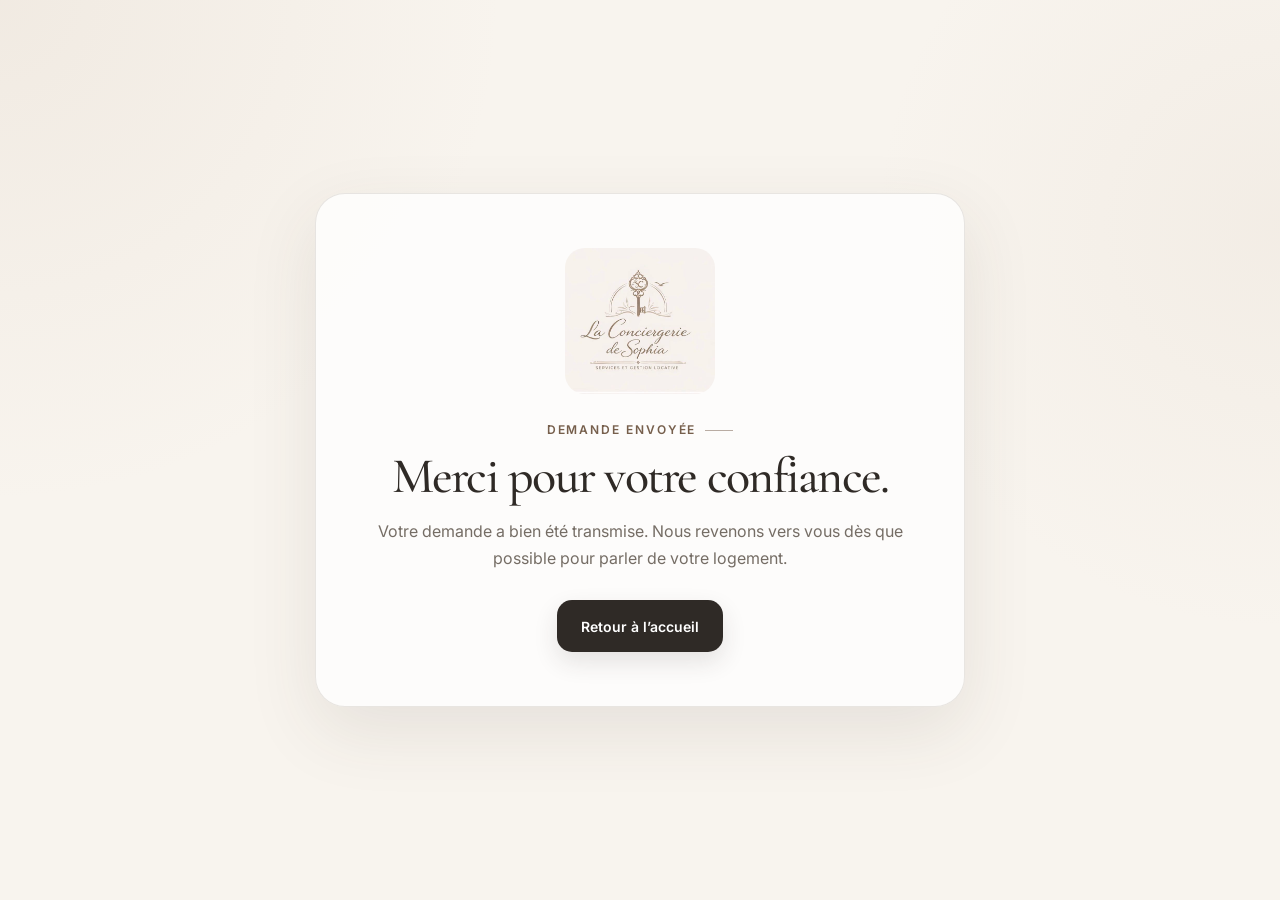
<file: merci.html>
<!doctype html>
<html lang="fr">
<head>
  <meta charset="utf-8">
  <meta name="viewport" content="width=device-width, initial-scale=1">
  <title>Merci — La Conciergerie de Sophia</title>
  <meta name="robots" content="noindex">
  <meta name="theme-color" content="#f7f2ea">
  <link rel="icon" href="assets/logo.jpg">
  <link rel="preconnect" href="https://fonts.googleapis.com">
  <link rel="preconnect" href="https://fonts.gstatic.com" crossorigin>
  <link href="https://fonts.googleapis.com/css2?family=Cormorant+Garamond:wght@500;600&family=Inter:wght@400;500;600&display=swap" rel="stylesheet">
  <link rel="stylesheet" href="styles.css">
</head>
<body class="thanks-page">
  <main class="thanks-card">
    <img src="assets/logo.jpg" alt="La Conciergerie de Sophia">
    <div class="eyebrow">Demande envoyée</div>
    <h1>Merci pour votre confiance.</h1>
    <p>Votre demande a bien été transmise. Nous revenons vers vous dès que possible pour parler de votre logement.</p>
    <a class="button" href="/">Retour à l’accueil</a>
  </main>
</body>
</html>
</file>
<file: styles.css>
:root{
  --bg:#f8f4ee;
  --bg-soft:#fcfaf6;
  --surface:rgba(255,255,255,.74);
  --text:#2f2a26;
  --muted:#756d65;
  --line:rgba(72,58,45,.12);
  --accent:#9d826b;
  --accent-dark:#765f4c;
  --accent-soft:#eadfd3;
  --shadow:0 24px 70px rgba(72,58,45,.10);
  --radius:26px;
}

*{box-sizing:border-box}
html{scroll-behavior:smooth}
body{
  margin:0;
  color:var(--text);
  background:
    radial-gradient(circle at 0 0, rgba(208,190,171,.18), transparent 32%),
    radial-gradient(circle at 100% 25%, rgba(210,193,175,.14), transparent 28%),
    var(--bg);
  font-family:"Inter",-apple-system,BlinkMacSystemFont,"Segoe UI",sans-serif;
  -webkit-font-smoothing:antialiased;
}
a{color:inherit}
img{display:block;max-width:100%}
button,input,select,textarea{font:inherit}

.site-header{
  width:min(1280px,calc(100% - 36px));
  margin:18px auto 0;
  min-height:72px;
  display:grid;
  grid-template-columns:1fr auto 1fr;
  align-items:center;
  gap:24px;
  padding:10px 12px 10px 14px;
  border:1px solid var(--line);
  background:rgba(252,250,246,.78);
  backdrop-filter:blur(18px);
  -webkit-backdrop-filter:blur(18px);
  border-radius:22px;
  position:sticky;
  top:14px;
  z-index:20;
  box-shadow:0 12px 40px rgba(72,58,45,.07);
}

.brand{
  display:flex;
  align-items:center;
  gap:11px;
  text-decoration:none;
  font-family:"Cormorant Garamond",serif;
  font-size:20px;
  font-weight:600;
  letter-spacing:-.02em;
}
.brand img{
  width:48px;
  height:48px;
  object-fit:cover;
  border-radius:14px;
  border:1px solid var(--line);
}
.nav{
  display:flex;
  align-items:center;
  gap:30px;
}
.nav a{
  text-decoration:none;
  color:var(--muted);
  font-size:14px;
  font-weight:500;
  transition:.2s ease;
}
.nav a:hover{color:var(--text)}
.site-header>.button{justify-self:end}

.button{
  border:0;
  display:inline-flex;
  align-items:center;
  justify-content:center;
  gap:10px;
  min-height:52px;
  padding:0 24px;
  border-radius:15px;
  background:var(--text);
  color:white;
  text-decoration:none;
  font-size:14px;
  font-weight:600;
  cursor:pointer;
  transition:transform .2s ease, background .2s ease, box-shadow .2s ease;
  box-shadow:0 10px 24px rgba(47,42,38,.12);
}
.button:hover{
  transform:translateY(-1px);
  background:#1f1c19;
  box-shadow:0 14px 30px rgba(47,42,38,.16);
}
.button-small{min-height:48px;padding:0 20px}
.button-full{width:100%;min-height:58px;margin-top:4px}

.hero{
  width:min(1280px,calc(100% - 36px));
  margin:0 auto;
  min-height:calc(100vh - 108px);
  display:grid;
  grid-template-columns:1.05fr .95fr;
  align-items:center;
  gap:clamp(40px,6vw,90px);
  padding:clamp(52px,7vw,92px) 0 62px;
}
.hero-copy{max-width:700px}
.eyebrow{
  margin-bottom:16px;
  color:var(--accent-dark);
  font-size:12px;
  font-weight:600;
  letter-spacing:.16em;
  text-transform:uppercase;
}
h1,h2,h3,p{margin-top:0}
h1,h2{
  font-family:"Cormorant Garamond",serif;
  font-weight:500;
  letter-spacing:-.035em;
}
h1{
  margin-bottom:24px;
  max-width:760px;
  font-size:clamp(50px,6.3vw,88px);
  line-height:.94;
}
h1 em{
  display:block;
  color:var(--accent-dark);
  font-style:italic;
  font-weight:500;
}
.hero-lead{
  max-width:620px;
  margin-bottom:30px;
  color:var(--muted);
  font-size:17px;
  line-height:1.75;
}
.hero-actions{
  display:flex;
  align-items:center;
  gap:24px;
}
.text-link{
  display:inline-flex;
  gap:8px;
  align-items:center;
  text-decoration:none;
  color:var(--text);
  font-size:14px;
  font-weight:600;
}
.reassurance{
  display:flex;
  flex-wrap:wrap;
  gap:18px 28px;
  margin-top:32px;
  color:var(--muted);
  font-size:13px;
}
.reassurance div,.contact-points div{
  display:flex;
  align-items:center;
  gap:9px;
}
.reassurance svg,.contact-points svg{
  width:17px;
  height:17px;
  fill:none;
  stroke:var(--accent);
  stroke-width:1.9;
  stroke-linecap:round;
  stroke-linejoin:round;
}
.hero-visual{
  display:flex;
  align-items:center;
  justify-content:center;
}
.logo-card{
  position:relative;
  width:min(100%,520px);
  aspect-ratio:1/1.02;
  padding:clamp(28px,4vw,46px);
  display:flex;
  flex-direction:column;
  justify-content:center;
  align-items:center;
  border-radius:40px;
  border:1px solid rgba(157,130,107,.18);
  background:linear-gradient(145deg,rgba(255,255,255,.78),rgba(241,232,221,.86));
  box-shadow:var(--shadow);
  overflow:hidden;
}
.logo-card::before,.logo-card::after{
  content:"";
  position:absolute;
  border:1px solid rgba(157,130,107,.14);
  border-radius:50%;
}
.logo-card::before{width:430px;height:430px;right:-250px;top:-230px}
.logo-card::after{width:320px;height:320px;left:-210px;bottom:-200px}
.logo-card-glow{
  position:absolute;
  inset:10% 10% auto;
  height:42%;
  border-radius:50%;
  background:rgba(214,197,179,.28);
  filter:blur(50px);
}
.logo-card img{
  position:relative;
  z-index:2;
  width:min(100%,400px);
  border-radius:24px;
  mix-blend-mode:multiply;
  opacity:.95;
}
.signature{
  position:relative;
  z-index:2;
  margin-top:20px;
  color:var(--accent-dark);
  font-size:11px;
  font-weight:600;
  letter-spacing:.17em;
  text-transform:uppercase;
}

.intro-strip{
  width:min(1280px,calc(100% - 36px));
  margin:0 auto;
  padding:22px 28px;
  border-top:1px solid var(--line);
  border-bottom:1px solid var(--line);
  text-align:center;
}
.intro-strip p{
  margin:0 auto;
  max-width:820px;
  color:var(--muted);
  font-family:"Cormorant Garamond",serif;
  font-size:clamp(22px,2.2vw,30px);
  line-height:1.35;
}

.section{
  width:min(1280px,calc(100% - 36px));
  margin:0 auto;
  padding:clamp(78px,9vw,124px) 0;
}
.section-heading{
  display:grid;
  grid-template-columns:1.15fr .85fr;
  align-items:end;
  gap:70px;
  margin-bottom:48px;
}
.section-heading.compact{grid-template-columns:1fr}
.section-heading h2{
  margin-bottom:0;
  max-width:760px;
  font-size:clamp(42px,5vw,66px);
  line-height:1;
}
.section-heading>p{
  margin-bottom:4px;
  color:var(--muted);
  line-height:1.75;
  font-size:15px;
}
.services-grid{
  display:grid;
  grid-template-columns:repeat(4,1fr);
  gap:16px;
}
.service-card,.process-card{
  border:1px solid var(--line);
  border-radius:24px;
  background:rgba(255,255,255,.55);
  padding:28px;
  transition:transform .2s ease, box-shadow .2s ease, border-color .2s ease;
}
.service-card:hover,.process-card:hover{
  transform:translateY(-3px);
  box-shadow:0 20px 45px rgba(72,58,45,.08);
  border-color:rgba(157,130,107,.26);
}
.icon{
  width:48px;
  height:48px;
  margin-bottom:26px;
  display:grid;
  place-items:center;
  border:1px solid rgba(157,130,107,.20);
  border-radius:15px;
  background:var(--bg-soft);
}
.icon svg{
  width:22px;
  height:22px;
  fill:none;
  stroke:var(--accent-dark);
  stroke-width:1.45;
  stroke-linecap:round;
  stroke-linejoin:round;
}
.service-card h3,.process-card h3{
  margin-bottom:10px;
  font-family:"Cormorant Garamond",serif;
  font-size:25px;
  font-weight:600;
  letter-spacing:-.02em;
}
.service-card p,.process-card p{
  margin:0;
  color:var(--muted);
  font-size:14px;
  line-height:1.7;
}

.process-section{
  border-top:1px solid var(--line);
  border-bottom:1px solid var(--line);
}
.process-grid{
  display:grid;
  grid-template-columns:repeat(3,1fr);
  gap:16px;
}
.process-card{min-height:250px}
.number{
  display:block;
  margin-bottom:50px;
  color:var(--accent);
  font-size:12px;
  font-weight:600;
  letter-spacing:.14em;
}

.contact-section{
  display:grid;
  grid-template-columns:.9fr 1.1fr;
  align-items:start;
  gap:clamp(50px,8vw,110px);
}
.contact-copy{
  position:sticky;
  top:120px;
  padding-top:30px;
}
.contact-copy h2{
  margin-bottom:24px;
  font-size:clamp(44px,5vw,66px);
  line-height:1;
}
.contact-copy>p{
  max-width:520px;
  color:var(--muted);
  line-height:1.75;
}
.contact-points{
  display:grid;
  gap:13px;
  margin-top:30px;
  color:var(--muted);
  font-size:14px;
}

.contact-form{
  padding:clamp(26px,4vw,42px);
  border:1px solid rgba(157,130,107,.18);
  border-radius:28px;
  background:rgba(255,255,255,.72);
  box-shadow:var(--shadow);
}
.field-row{
  display:grid;
  grid-template-columns:1fr 1fr;
  gap:14px;
}
.contact-form label{
  display:block;
  margin-bottom:16px;
}
.contact-form label>span{
  display:block;
  margin-bottom:8px;
  color:#554d47;
  font-size:12px;
  font-weight:600;
}
.contact-form small{font-weight:400;color:var(--muted)}
input,select,textarea{
  width:100%;
  border:1px solid rgba(72,58,45,.14);
  outline:none;
  background:#fffdfa;
  color:var(--text);
  border-radius:13px;
  padding:15px 16px;
  transition:border-color .2s ease, box-shadow .2s ease;
}
input,select{height:52px}
textarea{resize:vertical;min-height:130px}
input:focus,select:focus,textarea:focus{
  border-color:rgba(157,130,107,.72);
  box-shadow:0 0 0 4px rgba(157,130,107,.09);
}
::placeholder{color:#aaa19a}
.checkbox{
  display:flex!important;
  align-items:flex-start;
  gap:10px;
  margin:4px 0 18px!important;
}
.checkbox input{
  flex:0 0 17px;
  width:17px;
  height:17px;
  margin-top:1px;
  accent-color:var(--text);
}
.checkbox span{
  margin:0!important;
  color:var(--muted)!important;
  font-weight:400!important;
  line-height:1.5;
}
.form-note{
  margin:12px 0 0;
  text-align:center;
  color:#989089;
  font-size:11px;
}
.honeypot{position:absolute!important;left:-9999px!important;opacity:0!important}

footer{
  width:min(1280px,calc(100% - 36px));
  margin:0 auto 28px;
  padding:28px 0 0;
  display:flex;
  align-items:center;
  justify-content:space-between;
  gap:30px;
  border-top:1px solid var(--line);
  color:var(--muted);
  font-size:12px;
}
.footer-brand{display:flex;align-items:center;gap:12px}
.footer-brand img{
  width:44px;height:44px;object-fit:cover;border-radius:12px;border:1px solid var(--line)
}
.footer-brand strong{
  display:block;color:var(--text);
  font-family:"Cormorant Garamond",serif;font-size:18px
}
.footer-brand span{font-size:10px;text-transform:uppercase;letter-spacing:.12em}

.thanks-page{
  min-height:100vh;
  display:grid;
  place-items:center;
  padding:24px;
}
.thanks-card{
  width:min(650px,100%);
  padding:54px 40px;
  text-align:center;
  border:1px solid var(--line);
  border-radius:30px;
  background:rgba(255,255,255,.74);
  box-shadow:var(--shadow);
}
.thanks-card img{
  width:150px;
  margin:0 auto 28px;
  border-radius:20px;
}
.thanks-card h1{
  margin:0 0 18px;
  font-size:50px;
}
.thanks-card p{color:var(--muted);line-height:1.7;margin-bottom:28px}


.mobile-contact-icon{
  display:none;
  width:44px;
  height:44px;
  align-items:center;
  justify-content:center;
  border:1px solid var(--line);
  border-radius:14px;
  background:rgba(255,255,255,.62);
  color:var(--accent-dark);
  text-decoration:none;
  transition:transform .2s ease, background .2s ease, border-color .2s ease;
}
.mobile-contact-icon:hover{
  transform:translateY(-1px);
  background:#fff;
  border-color:rgba(157,130,107,.28);
}
.mobile-contact-icon svg{
  width:20px;
  height:20px;
  fill:none;
  stroke:currentColor;
  stroke-width:1.65;
  stroke-linecap:round;
  stroke-linejoin:round;
}

.contact-page-hero{
  width:min(1280px,calc(100% - 36px));
  margin:0 auto;
  min-height:560px;
  display:grid;
  grid-template-columns:.9fr 1.1fr;
  align-items:center;
  gap:clamp(46px,7vw,100px);
  padding:clamp(72px,8vw,120px) 0;
}
.contact-page-intro h1{
  margin-bottom:24px;
  font-size:clamp(54px,6.4vw,88px);
  line-height:.94;
}
.contact-page-intro h1 em{
  display:block;
  color:var(--accent-dark);
  font-style:italic;
  font-weight:500;
}
.contact-page-intro p{
  max-width:600px;
  color:var(--muted);
  font-size:17px;
  line-height:1.75;
}
.direct-contact-grid{
  display:grid;
  grid-template-columns:1fr;
  gap:16px;
}
.direct-contact-card{
  display:grid;
  grid-template-columns:58px 1fr;
  grid-template-areas:
    "icon label"
    "icon value"
    "icon action";
  column-gap:18px;
  align-items:center;
  padding:26px;
  border:1px solid rgba(157,130,107,.18);
  border-radius:24px;
  background:rgba(255,255,255,.66);
  text-decoration:none;
  box-shadow:0 16px 44px rgba(72,58,45,.07);
  transition:transform .2s ease, box-shadow .2s ease, border-color .2s ease;
}
.direct-contact-card:hover{
  transform:translateY(-2px);
  box-shadow:0 22px 52px rgba(72,58,45,.10);
  border-color:rgba(157,130,107,.32);
}
.direct-contact-icon{
  grid-area:icon;
  width:58px;
  height:58px;
  display:grid;
  place-items:center;
  border-radius:18px;
  background:var(--bg-soft);
  border:1px solid rgba(157,130,107,.20);
  color:var(--accent-dark);
}
.direct-contact-icon svg{
  width:25px;
  height:25px;
  fill:none;
  stroke:currentColor;
  stroke-width:1.55;
  stroke-linecap:round;
  stroke-linejoin:round;
}
.direct-contact-label{
  grid-area:label;
  align-self:end;
  color:var(--accent-dark);
  font-size:11px;
  font-weight:600;
  text-transform:uppercase;
  letter-spacing:.14em;
}
.direct-contact-card strong{
  grid-area:value;
  align-self:center;
  overflow-wrap:anywhere;
  font-family:"Cormorant Garamond",serif;
  font-size:clamp(23px,2.1vw,31px);
  font-weight:600;
  letter-spacing:-.02em;
}
.direct-contact-action{
  grid-area:action;
  align-self:start;
  color:var(--muted);
  font-size:12px;
}
.contact-page-form-section{
  display:grid;
  grid-template-columns:.9fr 1.1fr;
  align-items:start;
  gap:clamp(50px,8vw,110px);
  border-top:1px solid var(--line);
}

@media (max-width: 1050px){
  .site-header{grid-template-columns:1fr auto}
  .nav{display:none}
  .services-grid{grid-template-columns:1fr 1fr}
  .hero{grid-template-columns:1fr .82fr}
  h1{font-size:clamp(52px,7vw,74px)}
  .section-heading{gap:40px}
}

@media (max-width: 820px){
  .site-header{
    width:calc(100% - 22px);
    margin-top:11px;
    top:9px;
    min-height:64px;
    padding:8px 9px;
    border-radius:18px;
    grid-template-columns:1fr auto 1fr;
    gap:10px;
  }
  .brand{justify-self:start}
  .brand span{display:none}
  .brand img{width:45px;height:45px}
  .mobile-contact-icon{display:flex;justify-self:center}
  .site-header>.button{justify-self:end}
  .button-small{min-height:44px;padding:0 15px;font-size:12px}
  .hero{
    width:calc(100% - 28px);
    min-height:auto;
    grid-template-columns:1fr;
    gap:42px;
    padding:58px 0 68px;
  }
  .hero-copy{text-align:center;margin:0 auto}
  .hero-actions,.reassurance{justify-content:center}
  .hero-visual{order:2}
  .logo-card{
    width:min(100%,500px);
    aspect-ratio:auto;
    min-height:390px;
    border-radius:30px;
  }
  .section,.intro-strip,footer{width:calc(100% - 28px)}
  .section-heading{
    grid-template-columns:1fr;
    align-items:start;
    gap:20px;
  }
  .section-heading>p{max-width:650px}
  .process-grid{grid-template-columns:1fr}
  .process-card{min-height:auto}
  .number{margin-bottom:28px}
  .contact-section{grid-template-columns:1fr;gap:35px}
  .contact-copy{position:static;padding-top:0}
  footer{align-items:flex-start;flex-direction:column}
  .contact-page-hero{
    width:calc(100% - 28px);
    min-height:auto;
    grid-template-columns:1fr;
    gap:34px;
    padding:62px 0 72px;
  }
  .contact-page-intro{text-align:center}
  .contact-page-intro p{margin-left:auto;margin-right:auto}
  .contact-page-form-section{grid-template-columns:1fr;gap:35px}
}

@media (max-width: 560px){
  h1{font-size:47px;line-height:.97}
  .hero-lead{font-size:15px;line-height:1.7}
  .hero-actions{flex-direction:column;gap:17px}
  .hero-actions .button{width:100%}
  .reassurance{display:grid;gap:11px;text-align:left;justify-content:start;margin-left:auto;margin-right:auto}
  .logo-card{min-height:330px;padding:24px}
  .logo-card img{width:280px}
  .signature{font-size:9px;letter-spacing:.13em}
  .section{padding:72px 0}
  .section-heading{margin-bottom:32px}
  .section-heading h2,.contact-copy h2{font-size:42px}
  .services-grid{grid-template-columns:1fr}
  .service-card{padding:24px}
  .field-row{grid-template-columns:1fr;gap:0}
  .contact-form{padding:22px;border-radius:22px}
  .intro-strip{padding:20px 5px}
  .intro-strip p{font-size:23px}
  .contact-page-intro h1{font-size:47px;line-height:.97}
  .direct-contact-card{
    grid-template-columns:48px 1fr;
    column-gap:14px;
    padding:20px;
    border-radius:20px;
  }
  .direct-contact-icon{width:48px;height:48px;border-radius:15px}
  .direct-contact-icon svg{width:21px;height:21px}
  .direct-contact-card strong{font-size:22px}
}


/* Local SEO page — Saint-Dizier */
.local-hero{
  width:min(1280px,calc(100% - 36px));
  margin:0 auto;
  min-height:calc(100vh - 108px);
  display:grid;
  grid-template-columns:1.05fr .95fr;
  align-items:center;
  gap:clamp(48px,7vw,100px);
  padding:clamp(65px,8vw,108px) 0 74px;
}
.local-hero-copy h1{
  margin-bottom:24px;
  max-width:760px;
  font-size:clamp(52px,6.2vw,88px);
  line-height:.94;
}
.local-hero-copy h1 em{display:block;color:var(--accent-dark);font-style:italic;font-weight:500}
.local-proof-row{display:flex;flex-wrap:wrap;gap:9px;margin-top:34px}
.local-proof-row span,.area-chips span{
  border:1px solid rgba(157,130,107,.18);
  background:rgba(255,255,255,.52);
  color:var(--muted);
  border-radius:999px;
  padding:10px 14px;
  font-size:12px;
  font-weight:500;
}
.local-summary-card{
  position:relative;
  overflow:hidden;
  padding:clamp(30px,4vw,46px);
  border:1px solid rgba(157,130,107,.18);
  background:linear-gradient(145deg,rgba(255,255,255,.82),rgba(238,228,217,.82));
  border-radius:34px;
  box-shadow:var(--shadow);
}
.local-summary-card:after{content:"";position:absolute;width:280px;height:280px;border:1px solid rgba(157,130,107,.16);border-radius:50%;right:-170px;top:-170px}
.local-pin{width:58px;height:58px;display:grid;place-items:center;border-radius:18px;background:var(--bg-soft);border:1px solid rgba(157,130,107,.2);margin-bottom:36px}
.local-pin svg{width:27px;height:27px;fill:none;stroke:var(--accent-dark);stroke-width:1.5;stroke-linecap:round;stroke-linejoin:round}
.mini-label{margin:0 0 8px;color:var(--accent-dark);font-size:11px;font-weight:600;letter-spacing:.15em;text-transform:uppercase}
.local-summary-card h2{margin:0 0 16px;font-family:"Cormorant Garamond",serif;font-size:clamp(38px,4vw,54px);line-height:1;font-weight:500;letter-spacing:-.03em}
.local-summary-card>p:not(.mini-label){color:var(--muted);line-height:1.7;font-size:14px}
.summary-lines{margin-top:30px;border-top:1px solid var(--line)}
.summary-lines div{display:flex;justify-content:space-between;gap:20px;padding:15px 0;border-bottom:1px solid var(--line);font-size:13px}
.summary-lines span{color:var(--muted)}.summary-lines strong{font-weight:600;text-align:right}
.section-narrow{width:min(900px,calc(100% - 36px));margin:0 auto;padding:clamp(76px,9vw,120px) 0;text-align:center}
.section-narrow h2{margin:0 auto 24px;font-size:clamp(42px,5vw,66px);line-height:1;max-width:800px}
.section-narrow p{margin:0 auto;color:var(--muted);font-size:16px;line-height:1.85;max-width:850px}
.demand-section{border-top:1px solid var(--line);border-bottom:1px solid var(--line);display:grid;grid-template-columns:.8fr 1.2fr;gap:clamp(45px,7vw,100px);align-items:start}
.demand-copy{position:sticky;top:120px}.demand-copy h2{font-size:clamp(42px,5vw,64px);line-height:1}.demand-copy p{color:var(--muted);line-height:1.75}
.demand-grid{display:grid;gap:14px}.demand-grid article{padding:26px;border:1px solid var(--line);border-radius:22px;background:rgba(255,255,255,.5)}
.demand-grid article>span{color:var(--accent);font-size:11px;font-weight:600;letter-spacing:.14em}.demand-grid h3{margin:15px 0 8px;font-family:"Cormorant Garamond",serif;font-size:27px}.demand-grid p{margin:0;color:var(--muted);line-height:1.7;font-size:14px}
.area-section{padding-bottom:76px}.area-chips{display:flex;flex-wrap:wrap;gap:10px}.area-chips span{padding:12px 16px;background:rgba(255,255,255,.65)}
.property-section{border-top:1px solid var(--line)}.property-grid{display:grid;grid-template-columns:repeat(2,1fr);border-top:1px solid var(--line);border-left:1px solid var(--line);border-radius:22px;overflow:hidden}
.property-item{padding:26px;background:rgba(255,255,255,.46);border-right:1px solid var(--line);border-bottom:1px solid var(--line);display:grid;gap:8px}.property-item strong{font-family:"Cormorant Garamond",serif;font-size:25px}.property-item span{color:var(--muted);font-size:14px;line-height:1.65}
.faq-section{border-top:1px solid var(--line)}.faq-list{display:grid;gap:10px;max-width:900px}.faq-list details{border:1px solid var(--line);border-radius:18px;background:rgba(255,255,255,.55);padding:0 22px}.faq-list summary{cursor:pointer;list-style:none;padding:21px 34px 21px 0;font-weight:600;font-size:14px;position:relative}.faq-list summary::-webkit-details-marker{display:none}.faq-list summary:after{content:"+";position:absolute;right:0;top:18px;color:var(--accent-dark);font-size:22px;font-weight:400}.faq-list details[open] summary:after{content:"–"}.faq-list details p{margin:0 0 20px;color:var(--muted);line-height:1.7;font-size:14px}
footer a{text-decoration:none}footer a:hover{text-decoration:underline}
@media (max-width:900px){.local-hero{grid-template-columns:1fr;min-height:auto;gap:38px}.local-hero-copy{text-align:center}.local-hero-copy .hero-actions,.local-proof-row{justify-content:center}.demand-section{grid-template-columns:1fr}.demand-copy{position:static}.property-grid{grid-template-columns:1fr}}
@media (max-width:560px){.local-hero{width:calc(100% - 28px);padding:58px 0 64px}.local-hero-copy h1{font-size:47px;line-height:.97}.local-summary-card{padding:25px;border-radius:26px}.section-narrow{width:calc(100% - 28px)}.local-proof-row{gap:7px}.local-proof-row span{font-size:11px;padding:9px 11px}.area-chips span{font-size:11px}.property-grid{border-radius:18px}}

.saint-dizier-contact-cta{
  border-top:1px solid var(--line);
}
.saint-dizier-contact-inner{
  display:flex;
  align-items:center;
  justify-content:space-between;
  gap:50px;
  padding:clamp(34px,5vw,54px);
  border:1px solid rgba(157,130,107,.18);
  border-radius:28px;
  background:rgba(255,255,255,.62);
  box-shadow:var(--shadow);
}
.saint-dizier-contact-inner h2{
  margin-bottom:14px;
  font-size:clamp(40px,4.5vw,58px);
  line-height:1;
}
.saint-dizier-contact-inner p{
  max-width:720px;
  margin:0;
  color:var(--muted);
  line-height:1.75;
}
.saint-dizier-contact-inner .button{
  flex:0 0 auto;
}

@media (max-width: 820px){
  .saint-dizier-contact-inner{
    flex-direction:column;
    align-items:flex-start;
    gap:26px;
  }
}
@media (max-width: 560px){
  .saint-dizier-contact-inner{
    padding:24px;
    border-radius:22px;
  }
  .saint-dizier-contact-inner .button{
    width:100%;
  }
}


/* Home CTA banner */
.home-cta-banner{
  padding-top:10px;
}

.cta-banner{
  position:relative;
  overflow:hidden;
  min-height:clamp(360px,46vw,640px);
  border-radius:40px;
  border:1px solid rgba(157,130,107,.16);
  box-shadow:var(--shadow);
  isolation:isolate;
  background:#c9b2a1;
}

.cta-banner::before{
  content:"";
  position:absolute;
  inset:0;
  z-index:1;
  background:
    linear-gradient(90deg, rgba(79,53,39,.42) 0%, rgba(79,53,39,.27) 34%, rgba(79,53,39,.14) 62%, rgba(79,53,39,.10) 100%),
    linear-gradient(180deg, rgba(124,92,73,.18) 0%, rgba(124,92,73,.22) 100%);
  pointer-events:none;
}

.cta-banner::after{
  content:"";
  position:absolute;
  top:0;
  bottom:0;
  left:-10%;
  width:52%;
  z-index:1;
  background:radial-gradient(circle at left center, rgba(255,241,231,.20) 0%, rgba(255,241,231,.10) 34%, rgba(255,241,231,0) 72%);
  pointer-events:none;
}

.cta-banner img{
  position:absolute;
  inset:0;
  width:100%;
  height:100%;
  object-fit:cover;
  object-position:center;
  transform:scale(1.02);
  filter:saturate(.9) contrast(.96);
}

.cta-banner-overlay{
  position:absolute;
  inset:0;
  background:
    linear-gradient(180deg, rgba(99,70,53,.18) 0%, rgba(99,70,53,.34) 100%),
    linear-gradient(90deg, rgba(234,217,204,.08) 0%, rgba(95,66,49,.12) 100%);
  z-index:2;
}

.cta-banner-lines,
.cta-banner-lines::before,
.cta-banner-lines::after{
  position:absolute;
  content:"";
  left:50%;
  transform:translateX(-50%);
  border:1px solid rgba(255,255,255,.12);
  border-radius:50%;
  pointer-events:none;
}

.cta-banner-lines{
  bottom:-32%;
  width:120%;
  height:78%;
  z-index:2;
}

.cta-banner-lines::before{
  bottom:9%;
  width:92%;
  height:72%;
}

.cta-banner-lines::after{
  bottom:20%;
  width:70%;
  height:56%;
}

.cta-banner-content{
  position:relative;
  z-index:3;
  min-height:clamp(360px,46vw,640px);
  padding:clamp(32px,5vw,72px);
  display:flex;
  flex-direction:column;
  align-items:center;
  justify-content:center;
  text-align:center;
}

.cta-banner-content h2{
  margin:0 0 30px;
  max-width:960px;
  color:#fff7f0;
  font-family:"Inter",-apple-system,BlinkMacSystemFont,"Segoe UI",sans-serif;
  font-weight:700;
  letter-spacing:-.05em;
  font-size:clamp(42px,5.6vw,92px);
  line-height:.95;
  text-shadow:0 14px 40px rgba(55,34,22,.26);
}

.cta-banner-content h2 span{
  display:block;
  color:rgba(255,247,240,.78);
}

.cta-banner-button{
  min-width:320px;
  min-height:74px;
  padding:0 36px;
  border:1px solid rgba(47,42,38,.10);
  border-radius:22px;
  background:var(--text);
  color:#fffdfb;
  font-size:18px;
  font-weight:600;
  box-shadow:0 14px 30px rgba(47,42,38,.18);
}

.cta-banner-button:hover{
  background:#1f1c19;
  color:#fffdfb;
  box-shadow:0 18px 36px rgba(47,42,38,.22);
}

@media (max-width: 820px){
  .home-cta-banner{
    padding-top:0;
  }
  .cta-banner{
    min-height:440px;
    border-radius:28px;
  }
  .cta-banner-content{
    min-height:440px;
    padding:34px 20px;
  }
  .cta-banner-button{
    min-width:unset;
    width:min(100%, 320px);
    min-height:60px;
    font-size:16px;
  }
}

@media (max-width: 560px){
  .cta-banner{
    min-height:380px;
    border-radius:24px;
  }
  .cta-banner-content{
    min-height:380px;
    padding:28px 18px;
  }
  .cta-banner-content h2{
    margin-bottom:22px;
    font-size:48px;
    line-height:.96;
  }
}


/* =========================================================
   ANIMATIONS PREMIUM — aucune modification de contenu
   ========================================================= */

html{
  scroll-behavior:smooth;
}

/* Apparition au scroll */
.reveal-on-scroll{
  opacity:0;
  transform:translateY(24px);
  transition:
    opacity .72s cubic-bezier(.22,1,.36,1),
    transform .72s cubic-bezier(.22,1,.36,1);
  will-change:opacity,transform;
}

.reveal-on-scroll.reveal-left{
  transform:translateX(-26px);
}

.reveal-on-scroll.reveal-right{
  transform:translateX(26px);
}

.reveal-on-scroll.is-visible{
  opacity:1;
  transform:translate3d(0,0,0);
}

/* Stagger léger pour les groupes */
.reveal-delay-1{transition-delay:.07s}
.reveal-delay-2{transition-delay:.14s}
.reveal-delay-3{transition-delay:.21s}
.reveal-delay-4{transition-delay:.28s}

/* Header : entrée très légère */
.site-header{
  animation:headerEnter .7s cubic-bezier(.22,1,.36,1) both;
}

@keyframes headerEnter{
  from{
    opacity:0;
    transform:translateY(-12px);
  }
  to{
    opacity:1;
    transform:translateY(0);
  }
}

/* Hero : mouvement discret du visuel existant */
.hero-visual .logo-card{
  animation:heroFloat 6.5s ease-in-out infinite;
  transform-origin:center;
}

@keyframes heroFloat{
  0%,100%{transform:translateY(0)}
  50%{transform:translateY(-8px)}
}

/* Reflet très subtil sur le bloc logo */
.logo-card::before{
  animation:softOrbit 14s linear infinite;
}

@keyframes softOrbit{
  from{transform:rotate(0deg)}
  to{transform:rotate(360deg)}
}

/* Boutons : micro-interaction */
.button{
  position:relative;
  overflow:hidden;
}

.button::after{
  content:"";
  position:absolute;
  top:-35%;
  left:-55%;
  width:34%;
  height:170%;
  transform:rotate(18deg);
  background:linear-gradient(
    90deg,
    transparent,
    rgba(255,255,255,.16),
    transparent
  );
  transition:left .55s cubic-bezier(.22,1,.36,1);
  pointer-events:none;
}

.button:hover::after{
  left:125%;
}

/* Cards : interaction plus vivante sans changer le design */
.service-card,
.process-card,
.direct-contact-card,
.contact-form{
  transition:
    transform .28s cubic-bezier(.22,1,.36,1),
    box-shadow .28s ease,
    border-color .28s ease;
}

.service-card:hover,
.process-card:hover,
.direct-contact-card:hover{
  transform:translateY(-5px);
}

/* Icônes : petit mouvement au hover */
.service-card .icon,
.direct-contact-icon{
  transition:
    transform .28s cubic-bezier(.22,1,.36,1),
    background .28s ease;
}

.service-card:hover .icon,
.direct-contact-card:hover .direct-contact-icon{
  transform:translateY(-2px) scale(1.04);
}

/* Liens : flèche légèrement animée */
.text-link span,
.direct-contact-action{
  transition:transform .24s cubic-bezier(.22,1,.36,1);
}

.text-link:hover span{
  display:inline-block;
  transform:translateX(4px);
}

/* Ligne décorative / eyebrow */
.eyebrow{
  position:relative;
}

.eyebrow::after{
  content:"";
  display:inline-block;
  width:0;
  height:1px;
  margin-left:9px;
  vertical-align:middle;
  background:currentColor;
  opacity:.5;
  animation:eyebrowLine .8s .25s cubic-bezier(.22,1,.36,1) forwards;
}

@keyframes eyebrowLine{
  to{width:28px}
}

/* Formulaire : focus un peu plus premium */
.contact-form input,
.contact-form select,
.contact-form textarea{
  transition:
    border-color .22s ease,
    box-shadow .22s ease,
    transform .22s ease;
}

.contact-form input:focus,
.contact-form select:focus,
.contact-form textarea:focus{
  transform:translateY(-1px);
}

/* Footer */
footer{
  transition:opacity .6s ease,transform .6s ease;
}

/* Respecte l’accessibilité */
@media (prefers-reduced-motion: reduce){
  *,
  *::before,
  *::after{
    scroll-behavior:auto !important;
    animation-duration:.001ms !important;
    animation-iteration-count:1 !important;
    transition-duration:.001ms !important;
  }

  .reveal-on-scroll,
  .reveal-on-scroll.reveal-left,
  .reveal-on-scroll.reveal-right{
    opacity:1 !important;
    transform:none !important;
  }
}
</file>
